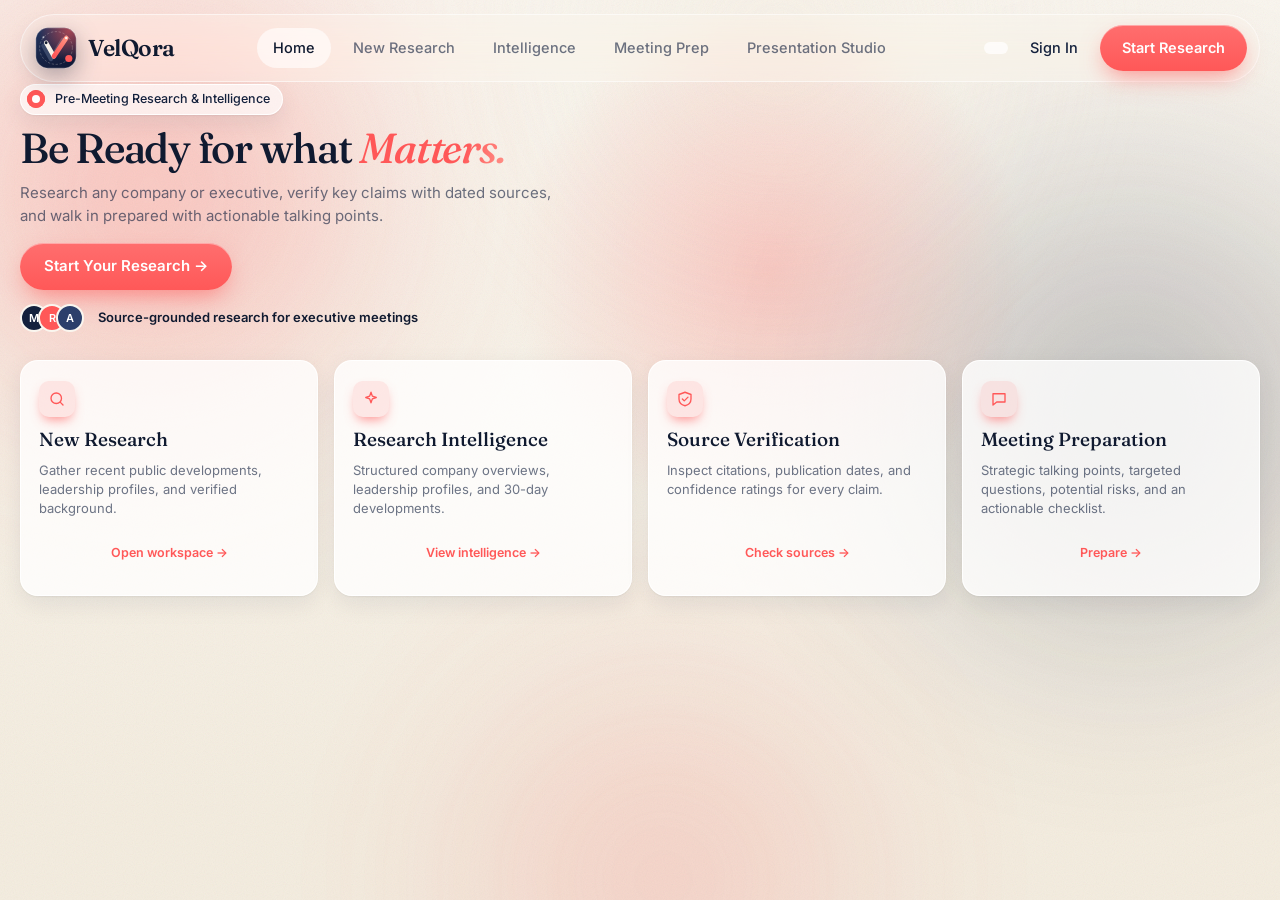
<file: frontend/pages/index.html>
<!DOCTYPE html>
<html lang="en">
<head>
<meta charset="UTF-8">
<meta name="viewport" content="width=device-width, initial-scale=1">
<title>VelQora — Be Ready for What Matters</title>
<meta name="description" content="Pre-meeting research and intelligence: company insights, leadership profiles, and verified developments for every important discussion.">
<link rel="icon" href="data:image/svg+xml,%3Csvg xmlns='http://www.w3.org/2000/svg' viewBox='0 0 40 40'%3E%3Crect width='40' height='40' rx='11' fill='%23182444'/%3E%3Cpath d='M10.6 15 18 28' stroke='%23F4EDE0' stroke-width='4.2' stroke-linecap='round'/%3E%3Cpath d='M18 28 29.8 10.5' stroke='%23FF5858' stroke-width='4.4' stroke-linecap='round'/%3E%3Ccircle cx='32.2' cy='30' r='2' fill='%23FF5858'/%3E%3C/svg%3E">
<link rel="preconnect" href="https://fonts.googleapis.com">
<link rel="preconnect" href="https://fonts.gstatic.com" crossorigin>
<link href="https://fonts.googleapis.com/css2?family=Fraunces:opsz,wght@9..144,400;9..144,500;9..144,600&family=Inter:wght@400;500;600&display=swap" rel="stylesheet">
<link rel="stylesheet" href="../assets/css/variables.css">
<link rel="stylesheet" href="../assets/css/global.css">
<link rel="stylesheet" href="../assets/css/animations.css">
<link rel="stylesheet" href="../assets/css/components.css">
<link rel="stylesheet" href="../assets/css/dashboard.css">
<link rel="stylesheet" href="../assets/css/responsive.css">
</head>
<body>
<div class="sbar" id="sbar"></div>
<div class="sky"><div class="cloud c1"></div><div class="cloud c2"></div><div class="cloud c3"></div><div class="cloud c4"></div></div>
<div class="spot" id="spot"></div>
<div class="grain"></div>
<header class="nav" id="nav"></header>
<main id="home">
  <section class="hero hero-compact">
    <div>
      <div class="eyebrow rise" style="animation-delay:.1s"><span class="dot"></span>Pre-Meeting Research &amp; Intelligence</div>
      <h1 aria-label="Be ready for what matters.">
        <span class="line"><span class="w" style="animation-delay:.2s">Be Ready for what</span> <span class="w" style="animation-delay:.32s"><em>Matters.</em></span></span>
      </h1>
      <p class="lead rise" style="animation-delay:.5s">Research any company or executive, verify key claims with dated sources, and walk in prepared with actionable talking points.</p>
      <div class="cta rise" style="animation-delay:.65s">
        <a href="research.html" class="btn btn-coral mag" id="startResearchCta">Start Your Research →</a>
      </div>
      <div class="trust rise" style="animation-delay:.8s">
        <div class="avatars"><span>M</span><span>R</span><span>A</span></div>
        <span><strong>Source-grounded research for executive meetings</strong></span>
      </div>
    </div>
  </section>

  <section class="dash-grid" aria-label="Product areas">
    <a class="feat-card io" href="research.html" id="featResearch">
      <span class="ico"><svg viewBox="0 0 24 24"><circle cx="11" cy="11" r="7"/><path d="m20 20-3.5-3.5"/></svg></span>
      <h3>New Research</h3>
      <p>Gather recent public developments, leadership profiles, and verified background.</p>
      <span class="go">Open workspace →</span>
    </a>
    <a class="feat-card io" href="intelligence.html" id="featIntel">
      <span class="ico"><svg viewBox="0 0 24 24"><path d="M12 3l1.8 5.2L19 10l-5.2 1.8L12 17l-1.8-5.2L5 10l5.2-1.8z"/></svg></span>
      <h3>Research Intelligence</h3>
      <p>Structured company overviews, leadership profiles, and 30-day developments.</p>
      <span class="go">View intelligence →</span>
    </a>
    <a class="feat-card io" href="intelligence.html#verification" id="featVerify">
      <span class="ico"><svg viewBox="0 0 24 24"><path d="M12 3l8 3v6c0 4.5-3.2 7.8-8 9-4.8-1.2-8-4.5-8-9V6l8-3zM8.5 12l2.5 2.5L16 9.5"/></svg></span>
      <h3>Source Verification</h3>
      <p>Inspect citations, publication dates, and confidence ratings for every claim.</p>
      <span class="go">Check sources →</span>
    </a>
    <a class="feat-card io" href="meeting.html" id="featMeeting">
      <span class="ico"><svg viewBox="0 0 24 24"><path d="M4 5h16v11H9l-5 4z"/></svg></span>
      <h3>Meeting Preparation</h3>
      <p>Strategic talking points, targeted questions, potential risks, and an actionable checklist.</p>
      <span class="go">Prepare →</span>
    </a>
  </section>
</main>
<script src="../assets/js/app.js"></script>
<script src="../assets/js/api.js"></script>
<script src="../assets/js/context.js"></script>
<script src="../assets/js/nav.js"></script>
<script src="../assets/js/auth.js"></script>
</body>
</html>
</file>
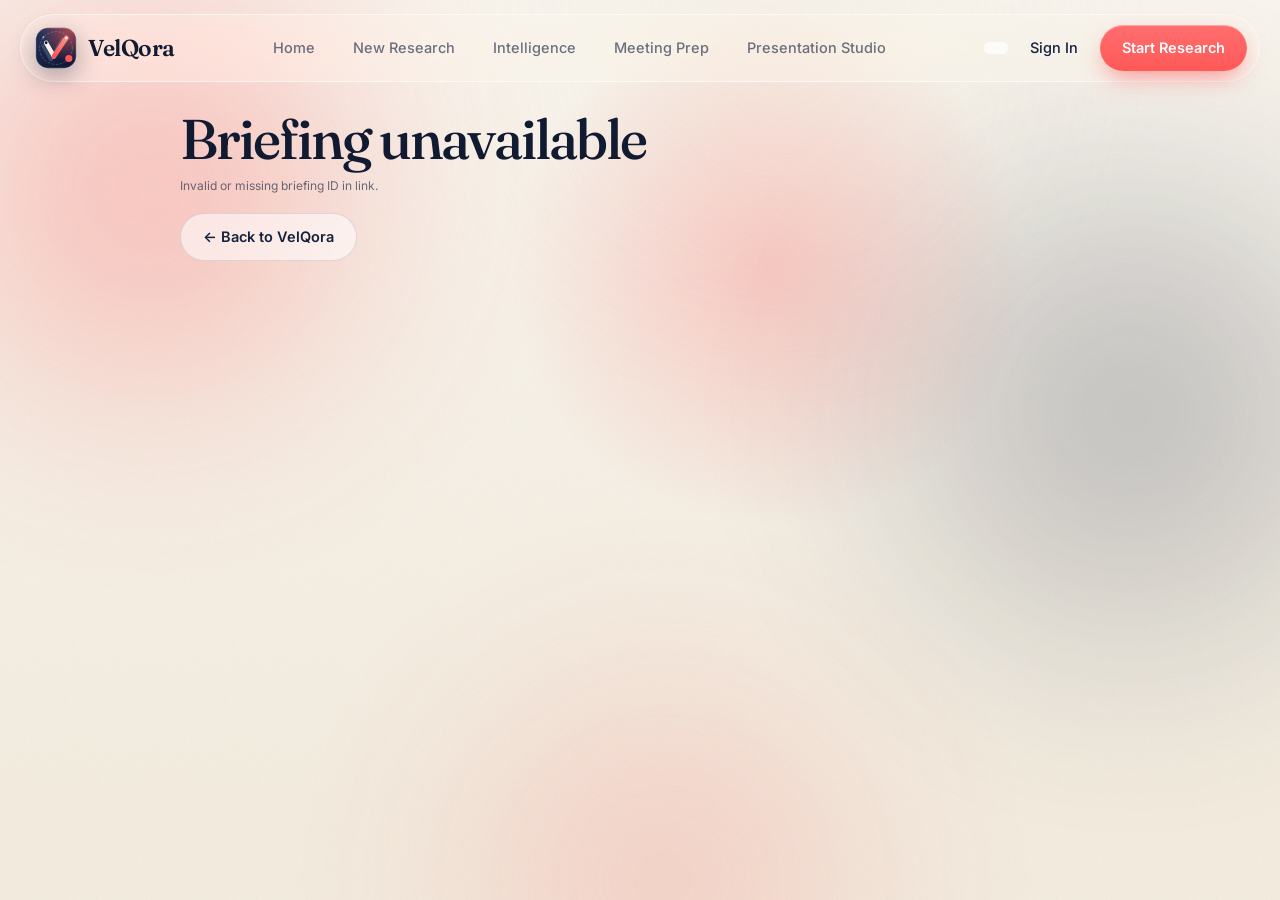
<file: frontend/pages/briefing.html>
<!DOCTYPE html>
<html lang="en">
<head>
<meta charset="UTF-8">
<meta name="viewport" content="width=device-width, initial-scale=1">
<title>Briefing — VelQora</title>
<meta name="description" content="Your VelQora pre-meeting briefing.">
<link rel="icon" href="data:image/svg+xml,%3Csvg xmlns='http://www.w3.org/2000/svg' viewBox='0 0 40 40'%3E%3Crect width='40' height='40' rx='11' fill='%23182444'/%3E%3Cpath d='M10.6 15 18 28' stroke='%23F4EDE0' stroke-width='4.2' stroke-linecap='round'/%3E%3Cpath d='M18 28 29.8 10.5' stroke='%23FF5858' stroke-width='4.4' stroke-linecap='round'/%3E%3Ccircle cx='32.2' cy='30' r='2' fill='%23FF5858'/%3E%3C/svg%3E">
<link rel="preconnect" href="https://fonts.googleapis.com">
<link rel="preconnect" href="https://fonts.gstatic.com" crossorigin>
<link href="https://fonts.googleapis.com/css2?family=Fraunces:opsz,wght@9..144,400;9..144,500;9..144,600&family=Inter:wght@400;500;600&display=swap" rel="stylesheet">
<link rel="stylesheet" href="../assets/css/variables.css">
<link rel="stylesheet" href="../assets/css/global.css">
<link rel="stylesheet" href="../assets/css/animations.css">
<link rel="stylesheet" href="../assets/css/components.css">
<link rel="stylesheet" href="../assets/css/responsive.css">
</head>
<body>
<div class="sbar" id="sbar"></div>
<div class="sky"><div class="cloud c1"></div><div class="cloud c2"></div><div class="cloud c3"></div><div class="cloud c4"></div></div>
<div class="spot" id="spot"></div>
<div class="grain"></div>
<header class="nav" id="nav"></header>
<main class="brief-page" id="briefRoot"><noscript>JavaScript is required to display the briefing.</noscript></main>
<script src="../assets/js/app.js"></script>
<script src="../assets/js/api.js"></script>
<script src="../assets/js/context.js"></script>
<script src="../assets/js/nav.js"></script>
<script src="../assets/js/auth.js"></script>
<script src="../assets/js/briefing.js"></script>
</body>
</html>
</file>
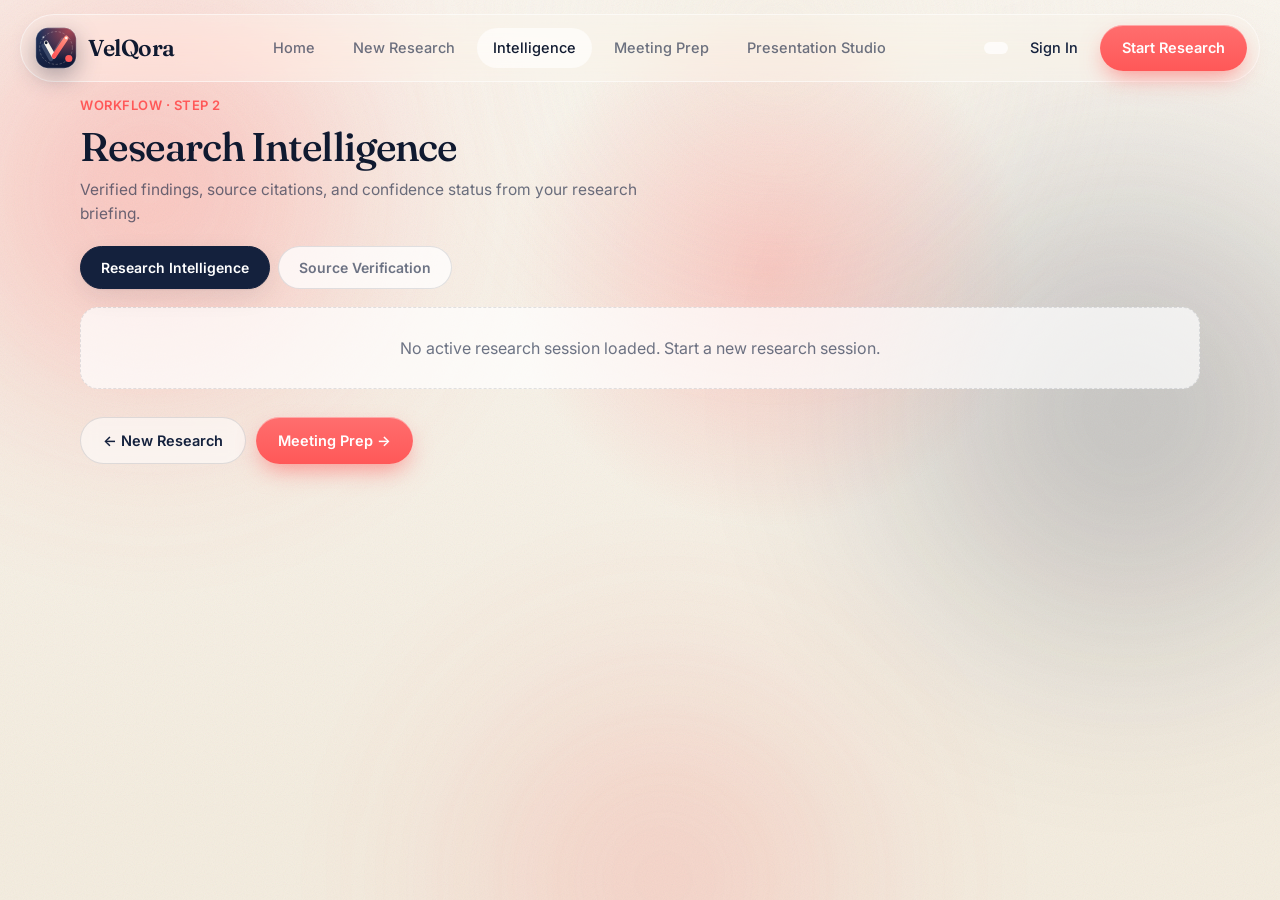
<file: frontend/pages/intelligence.html>
<!DOCTYPE html>
<html lang="en">
<head>
<meta charset="UTF-8">
<meta name="viewport" content="width=device-width, initial-scale=1">
<title>Research Intelligence — VelQora</title>
<link rel="icon" href="data:image/svg+xml,%3Csvg xmlns='http://www.w3.org/2000/svg' viewBox='0 0 40 40'%3E%3Crect width='40' height='40' rx='11' fill='%23182444'/%3E%3Cpath d='M10.6 15 18 28' stroke='%23F4EDE0' stroke-width='4.2' stroke-linecap='round'/%3E%3Cpath d='M18 28 29.8 10.5' stroke='%23FF5858' stroke-width='4.4' stroke-linecap='round'/%3E%3Ccircle cx='32.2' cy='30' r='2' fill='%23FF5858'/%3E%3C/svg%3E">
<link rel="preconnect" href="https://fonts.googleapis.com">
<link rel="preconnect" href="https://fonts.gstatic.com" crossorigin>
<link href="https://fonts.googleapis.com/css2?family=Fraunces:opsz,wght@9..144,400;9..144,500;9..144,600&family=Inter:wght@400;500;600&display=swap" rel="stylesheet">
<link rel="stylesheet" href="../assets/css/variables.css">
<link rel="stylesheet" href="../assets/css/global.css">
<link rel="stylesheet" href="../assets/css/animations.css">
<link rel="stylesheet" href="../assets/css/components.css">
<link rel="stylesheet" href="../assets/css/intelligence.css">
<link rel="stylesheet" href="../assets/css/responsive.css">
</head>
<body>
<div class="sbar" id="sbar"></div>
<div class="sky"><div class="cloud c1"></div><div class="cloud c2"></div><div class="cloud c3"></div><div class="cloud c4"></div></div>
<div class="spot" id="spot"></div>
<div class="grain"></div>
<header class="nav" id="nav"></header>
<main class="app-main">
  <div class="page-wrap">
    <p class="page-kicker">Workflow · Step 2</p>
    <h1 class="page-title" id="intelTitle">Research Intelligence</h1>
    <p class="page-lead" id="intelLead">Verified findings, source citations, and confidence status from your research briefing.</p>
    <div class="intel-tabs" role="tablist">
      <button type="button" id="tabIntel" role="tab" aria-selected="true" aria-controls="panelIntel">Research Intelligence</button>
      <button type="button" id="tabVerify" role="tab" aria-selected="false" aria-controls="panelVerify">Source Verification</button>
    </div>
    <div id="panelIntel" class="intel-panel" role="tabpanel"></div>
    <div id="panelVerify" class="intel-panel" role="tabpanel" hidden></div>
    <div class="flow-nav">
      <a class="btn btn-ghost" href="research.html">← New Research</a>
      <a class="btn btn-coral" id="toMeeting" href="meeting.html">Meeting Prep →</a>
    </div>
  </div>
</main>
<script src="../assets/js/app.js"></script>
<script src="../assets/js/api.js"></script>
<script src="../assets/js/context.js"></script>
<script src="../assets/js/nav.js"></script>
<script src="../assets/js/auth.js"></script>
<script src="../assets/js/intelligence.js"></script>
</body>
</html>
</file>
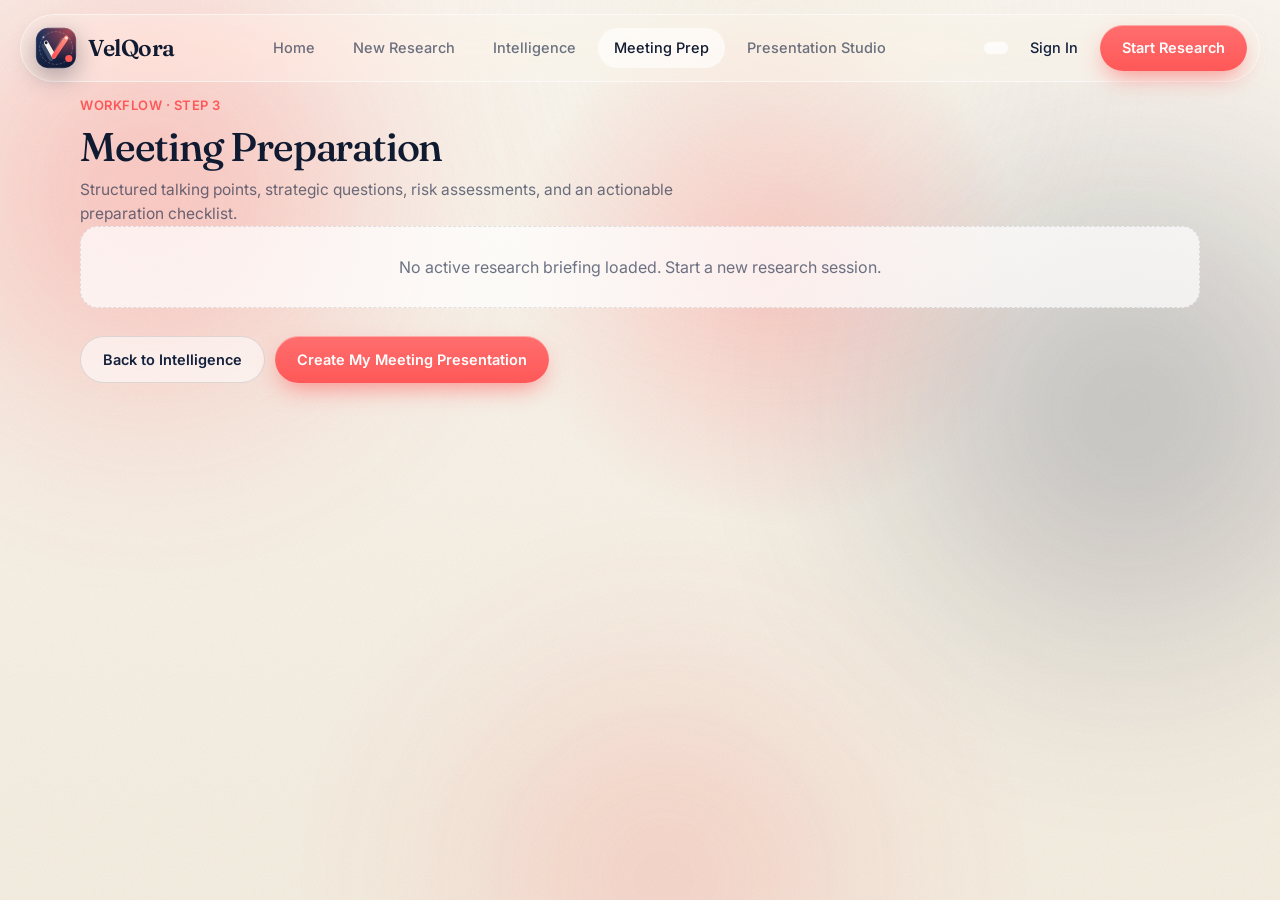
<file: frontend/pages/meeting.html>
<!DOCTYPE html>
<html lang="en">
<head>
<meta charset="UTF-8">
<meta name="viewport" content="width=device-width, initial-scale=1">
<title>Meeting Preparation — VelQora</title>
<link rel="icon" href="data:image/svg+xml,%3Csvg xmlns='http://www.w3.org/2000/svg' viewBox='0 0 40 40'%3E%3Crect width='40' height='40' rx='11' fill='%23182444'/%3E%3Cpath d='M10.6 15 18 28' stroke='%23F4EDE0' stroke-width='4.2' stroke-linecap='round'/%3E%3Cpath d='M18 28 29.8 10.5' stroke='%23FF5858' stroke-width='4.4' stroke-linecap='round'/%3E%3Ccircle cx='32.2' cy='30' r='2' fill='%23FF5858'/%3E%3C/svg%3E">
<link rel="preconnect" href="https://fonts.googleapis.com">
<link rel="preconnect" href="https://fonts.gstatic.com" crossorigin>
<link href="https://fonts.googleapis.com/css2?family=Fraunces:opsz,wght@9..144,400;9..144,500;9..144,600&family=Inter:wght@400;500;600&display=swap" rel="stylesheet">
<link rel="stylesheet" href="../assets/css/variables.css">
<link rel="stylesheet" href="../assets/css/global.css">
<link rel="stylesheet" href="../assets/css/animations.css">
<link rel="stylesheet" href="../assets/css/components.css">
<link rel="stylesheet" href="../assets/css/meeting.css">
<link rel="stylesheet" href="../assets/css/responsive.css">
</head>
<body>
<div class="sbar" id="sbar"></div>
<div class="sky"><div class="cloud c1"></div><div class="cloud c2"></div><div class="cloud c3"></div><div class="cloud c4"></div></div>
<div class="spot" id="spot"></div>
<div class="grain"></div>
<header class="nav" id="nav"></header>
<main class="app-main">
  <div class="page-wrap">
    <p class="page-kicker">Workflow · Step 3</p>
    <h1 class="page-title">Meeting Preparation</h1>
    <p class="page-lead">Structured talking points, strategic questions, risk assessments, and an actionable preparation checklist.</p>
    <div id="meetRoot"></div>
    <div class="flow-nav">
      <a class="btn btn-ghost" id="backIntel" href="intelligence.html">Back to Intelligence</a>
      <a class="btn btn-coral" id="toStudio" href="studio.html">Create My Meeting Presentation</a>
    </div>
  </div>
</main>
<script src="../assets/js/app.js"></script>
<script src="../assets/js/api.js"></script>
<script src="../assets/js/context.js"></script>
<script src="../assets/js/nav.js"></script>
<script src="../assets/js/auth.js"></script>
<script src="../assets/js/meeting.js"></script>
</body>
</html>
</file>
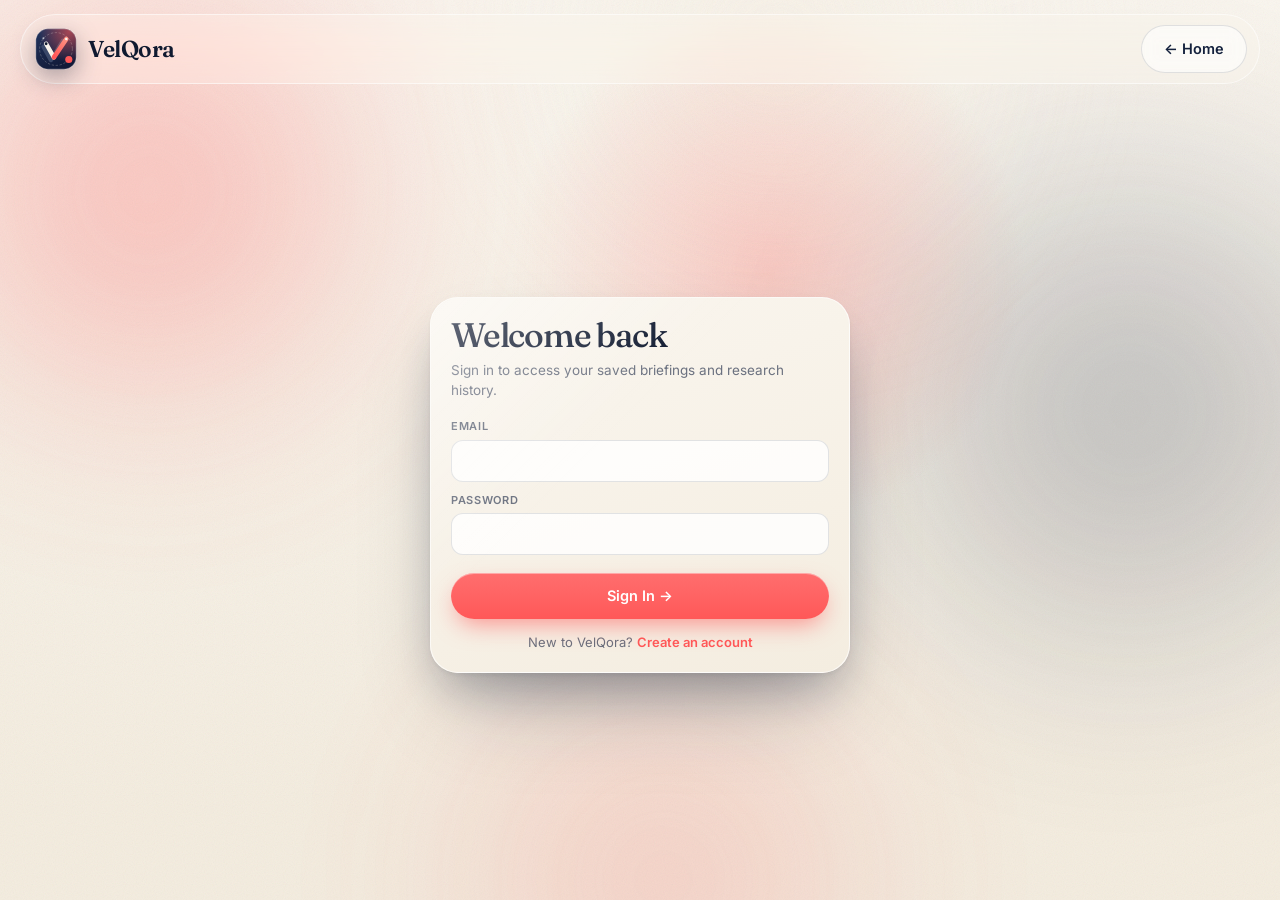
<file: frontend/pages/signin.html>
<!DOCTYPE html>
<html lang="en">
<head>
<meta charset="UTF-8">
<meta name="viewport" content="width=device-width, initial-scale=1">
<title>Sign in — VelQora</title>
<meta name="description" content="Sign in to your VelQora account to access saved briefings and research history.">
<link rel="icon" href="data:image/svg+xml,%3Csvg xmlns='http://www.w3.org/2000/svg' viewBox='0 0 40 40'%3E%3Crect width='40' height='40' rx='11' fill='%23182444'/%3E%3Cpath d='M10.6 15 18 28' stroke='%23F4EDE0' stroke-width='4.2' stroke-linecap='round'/%3E%3Cpath d='M18 28 29.8 10.5' stroke='%23FF5858' stroke-width='4.4' stroke-linecap='round'/%3E%3Ccircle cx='32.2' cy='30' r='2' fill='%23FF5858'/%3E%3C/svg%3E">
<link rel="preconnect" href="https://fonts.googleapis.com">
<link rel="preconnect" href="https://fonts.gstatic.com" crossorigin>
<link href="https://fonts.googleapis.com/css2?family=Fraunces:opsz,wght@9..144,400;9..144,500;9..144,600&family=Inter:wght@400;500;600&display=swap" rel="stylesheet">
<link rel="stylesheet" href="../assets/css/variables.css">
<link rel="stylesheet" href="../assets/css/global.css">
<link rel="stylesheet" href="../assets/css/animations.css">
<link rel="stylesheet" href="../assets/css/components.css">
<link rel="stylesheet" href="../assets/css/responsive.css">
</head>
<body>
<div class="sbar" id="sbar"></div>
<div class="sky"><div class="cloud c1"></div><div class="cloud c2"></div><div class="cloud c3"></div><div class="cloud c4"></div></div>
<div class="spot" id="spot"></div>
<div class="grain"></div>
<header class="nav" id="nav">
  <a href="index.html" class="brand" aria-label="VelQora home">
    <svg class="logo" viewBox="0 0 40 40" aria-hidden="true">
      <defs>
        <linearGradient id="vqBg" x1="0" y1="0" x2=".55" y2="1"><stop offset="0" stop-color="#22355f"/><stop offset="1" stop-color="#111a38"/></linearGradient>
        <radialGradient id="vqGlow" cx=".82" cy=".08" r=".75"><stop offset="0" stop-color="#FF5858" stop-opacity=".6"/><stop offset="1" stop-color="#FF5858" stop-opacity="0"/></radialGradient>
        <linearGradient id="vqCoral" x1=".9" y1="0" x2=".2" y2="1"><stop offset="0" stop-color="#ff8f7f"/><stop offset="1" stop-color="#FF5858"/></linearGradient>
        <linearGradient id="vqCream" x1="0" y1="0" x2="1" y2="1"><stop offset="0" stop-color="#FAF6EF"/><stop offset="1" stop-color="#F4EDE0"/></linearGradient>
      </defs>
      <rect x=".8" y=".8" width="38.4" height="38.4" rx="11.5" fill="url(#vqBg)"/>
      <rect x=".8" y=".8" width="38.4" height="38.4" rx="11.5" fill="url(#vqGlow)"/>
      <rect x=".8" y=".8" width="38.4" height="38.4" rx="11.5" fill="none" stroke="#fff" stroke-opacity=".2" stroke-width="1.2"/>
      <circle class="ring" cx="20" cy="20" r="15.6" fill="none" stroke="#F4EDE0" stroke-opacity=".3" stroke-width=".75" stroke-dasharray="1.5 2.3" stroke-linecap="round"/>
      <path d="M8.2 17.8 15.2 30.4" stroke="#3e4c6d" stroke-width="4.4" stroke-linecap="round" fill="none" opacity=".9"/>
      <path d="M26.6 12.4 18.4 25.8" stroke="#fff" stroke-opacity=".16" stroke-width="4.4" stroke-linecap="round" fill="none"/>
      <path class="st a" pathLength="1" d="M10.6 15 18 28" stroke="url(#vqCream)" stroke-width="4.2" stroke-linecap="round" fill="none"/>
      <path class="st b" pathLength="1" d="M18 28 29.8 10.5" stroke="url(#vqCoral)" stroke-width="4.4" stroke-linecap="round" fill="none"/>
      <circle class="pop" style="animation-delay:.9s" cx="10.6" cy="15" r="1.35" fill="#101A30"/>
      <circle class="pop" style="animation-delay:1.1s" cx="29.8" cy="10.5" r="1.2" fill="#FAF6EF"/>
      <circle class="pop" style="animation-delay:1.2s" cx="8" cy="9.8" r=".9" fill="#b9bccb" opacity=".8"/>
      <circle class="halo2" cx="32.2" cy="30" r="3.4" fill="#FF5858" opacity=".28"/>
      <circle class="pop" style="animation-delay:1.3s" cx="32.2" cy="30" r="1.9" fill="#FF5858"/>
    </svg>
    VelQora
  </a>
  <div class="nav-r"><a href="index.html" class="btn btn-ghost" id="signinBackHome">← Home</a></div>
</header>
<main class="auth-wrap">
  <div class="card cream auth-card">
    <h1 id="authTitle">Welcome back</h1>
    <p class="sub" id="authSub">Sign in to access your saved briefings and research history.</p>
    <form id="authForm" novalidate>
      <div class="field" id="nameField" hidden><label for="aName">Name (optional)</label><input id="aName" type="text" maxlength="80" autocomplete="name"></div>
      <div class="field"><label for="aEmail">Email</label><input id="aEmail" type="email" maxlength="254" autocomplete="email"></div>
      <div class="field"><label for="aPass">Password</label><input id="aPass" type="password" maxlength="128" autocomplete="current-password"></div>
      <div class="vq-msg" id="authMsg" role="alert" hidden></div>
      <button class="btn btn-coral" id="authSubmit" type="submit">Sign In →</button>
    </form>
    <p class="switch"><span id="authSwitchText">New to VelQora? </span><button type="button" id="authToggle">Create an account</button></p>
  </div>
</main>
<script src="../assets/js/app.js"></script>
<script src="../assets/js/api.js"></script>
<script src="../assets/js/context.js"></script>
<script src="../assets/js/auth.js"></script>
</body>
</html>
</file>
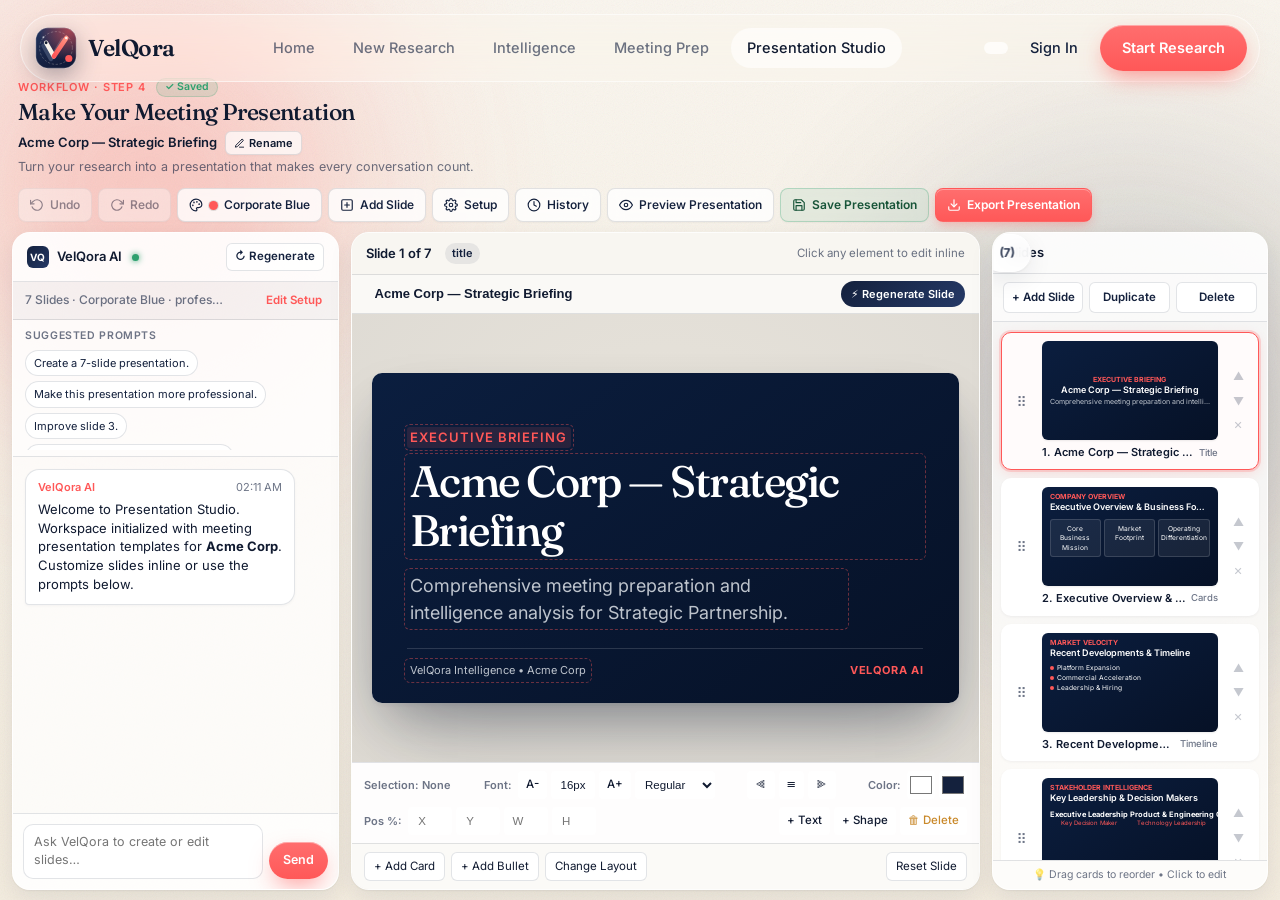
<file: frontend/pages/studio.html>
<!DOCTYPE html>
<html lang="en">
<head>
<meta charset="UTF-8">
<meta name="viewport" content="width=device-width, initial-scale=1">
<title>Presentation Studio — VelQora</title>
<link rel="icon" href="data:image/svg+xml,%3Csvg xmlns='http://www.w3.org/2000/svg' viewBox='0 0 40 40'%3E%3Crect width='40' height='40' rx='11' fill='%23182444'/%3E%3Cpath d='M10.6 15 18 28' stroke='%23F4EDE0' stroke-width='4.2' stroke-linecap='round'/%3E%3Cpath d='M18 28 29.8 10.5' stroke='%23FF5858' stroke-width='4.4' stroke-linecap='round'/%3E%3Ccircle cx='32.2' cy='30' r='2' fill='%23FF5858'/%3E%3C/svg%3E">
<link rel="preconnect" href="https://fonts.googleapis.com">
<link rel="preconnect" href="https://fonts.gstatic.com" crossorigin>
<link href="https://fonts.googleapis.com/css2?family=Fraunces:opsz,wght@9..144,400;9..144,500;9..144,600&family=Inter:wght@400;500;600;700&display=swap" rel="stylesheet">
<link rel="stylesheet" href="../assets/css/variables.css">
<link rel="stylesheet" href="../assets/css/global.css">
<link rel="stylesheet" href="../assets/css/animations.css">
<link rel="stylesheet" href="../assets/css/components.css">
<link rel="stylesheet" href="../assets/css/studio.css">
<link rel="stylesheet" href="../assets/css/responsive.css">
</head>
<body class="studio-page">
<div class="sbar" id="sbar"></div>
<div class="sky"><div class="cloud c1"></div><div class="cloud c2"></div></div>
<div class="grain"></div>
<header class="nav" id="nav"></header>

<main class="app-main">
  <!-- Studio Header & Action Toolbar -->
  <div class="studio-head">
    <div class="studio-head-left">
      <div class="studio-head-meta">
        <p class="page-kicker">Workflow · Step 4</p>
        <div class="status-badge-wrap">
          <span class="dirty-badge" id="dirtyFlag" hidden>● Unsaved changes</span>
          <span class="saved-badge" id="savedBadge">✓ Saved</span>
        </div>
      </div>
      <h1 class="page-title">Make Your Meeting Presentation</h1>
      <div class="pres-title-inline-wrap">
        <span class="pres-title-display" id="presTitleDisplay">Meeting Presentation</span>
        <button type="button" class="btn btn-ghost" id="renamePresBtn" title="Rename Presentation">
          <svg class="btn-icon" width="11" height="11" viewBox="0 0 24 24" fill="none" stroke="currentColor" stroke-width="2" stroke-linecap="round" stroke-linejoin="round" aria-hidden="true"><path d="M12 20h9"/><path d="M16.5 3.5a2.121 2.121 0 0 1 3 3L7 19l-4 1 1-4L16.5 3.5z"/></svg>
          <span>Rename</span>
        </button>
      </div>
      <p class="page-lead">Turn your research into a presentation that makes every conversation count.</p>
    </div>
    <div class="studio-actions">
      <!-- Row 1: Undo | Redo | Theme -->
      <button type="button" class="btn btn-ghost btn-toolbar-action" id="undoBtn" disabled title="Undo (Ctrl+Z)">
        <svg class="btn-icon" width="14" height="14" viewBox="0 0 24 24" fill="none" stroke="currentColor" stroke-width="2" stroke-linecap="round" stroke-linejoin="round" aria-hidden="true"><polyline points="1 4 1 10 7 10"/><path d="M3.51 15a9 9 0 1 0 2.13-9.36L1 10"/></svg>
        <span>Undo</span>
      </button>
      <button type="button" class="btn btn-ghost btn-toolbar-action" id="redoBtn" disabled title="Redo (Ctrl+Y)">
        <svg class="btn-icon" width="14" height="14" viewBox="0 0 24 24" fill="none" stroke="currentColor" stroke-width="2" stroke-linecap="round" stroke-linejoin="round" aria-hidden="true"><polyline points="23 4 23 10 17 10"/><path d="M20.49 15a9 9 0 1 1-2.12-9.36L23 10"/></svg>
        <span>Redo</span>
      </button>
      <button type="button" class="btn btn-ghost btn-toolbar-action" id="themeBtn" title="Select Design Theme">
        <svg class="btn-icon" width="14" height="14" viewBox="0 0 24 24" fill="none" stroke="currentColor" stroke-width="2" stroke-linecap="round" stroke-linejoin="round" aria-hidden="true"><circle cx="13.5" cy="6.5" r=".5" fill="currentColor"/><circle cx="17.5" cy="10.5" r=".5" fill="currentColor"/><circle cx="8.5" cy="7.5" r=".5" fill="currentColor"/><circle cx="6.5" cy="12.5" r=".5" fill="currentColor"/><path d="M12 2C6.5 2 2 6.5 2 12s4.5 10 10 10c.926 0 1.648-.746 1.648-1.688 0-.437-.18-.835-.437-1.125-.29-.289-.438-.652-.438-1.125a1.64 1.64 0 0 1 1.668-1.668h1.996c3.051 0 5.563-2.512 5.563-5.563C22 6.5 17.5 2 12 2z"/></svg>
        <span class="theme-dot" id="themeDot"></span>
        <span class="btn-label-text" id="themeBtnLabel">Theme</span>
      </button>

      <!-- Row 2: Add Slide | Setup | History -->
      <button type="button" class="btn btn-ghost btn-toolbar-action" id="addSlideBtn" title="Add New Slide">
        <svg class="btn-icon" width="14" height="14" viewBox="0 0 24 24" fill="none" stroke="currentColor" stroke-width="2" stroke-linecap="round" stroke-linejoin="round" aria-hidden="true"><rect x="3" y="3" width="18" height="18" rx="2" ry="2"/><line x1="12" y1="8" x2="12" y2="16"/><line x1="8" y1="12" x2="16" y2="12"/></svg>
        <span>Add Slide</span>
      </button>
      <button type="button" class="btn btn-ghost btn-toolbar-action" id="configBtn" title="Presentation Setup">
        <svg class="btn-icon" width="14" height="14" viewBox="0 0 24 24" fill="none" stroke="currentColor" stroke-width="2" stroke-linecap="round" stroke-linejoin="round" aria-hidden="true"><circle cx="12" cy="12" r="3"/><path d="M19.4 15a1.65 1.65 0 0 0 .33 1.82l.06.06a2 2 0 0 1 0 2.83 2 2 0 0 1-2.83 0l-.06-.06a1.65 1.65 0 0 0-1.82-.33 1.65 1.65 0 0 0-1 1.51V21a2 2 0 0 1-2 2 2 2 0 0 1-2-2v-.09A1.65 1.65 0 0 0 9 19.4a1.65 1.65 0 0 0-1.82.33l-.06.06a2 2 0 0 1-2.83 0 2 2 0 0 1 0-2.83l.06-.06a1.65 1.65 0 0 0 .33-1.82 1.65 1.65 0 0 0-1.51-1H3a2 2 0 0 1-2-2 2 2 0 0 1 2-2h.09A1.65 1.65 0 0 0 4.6 9a1.65 1.65 0 0 0-.33-1.82l-.06-.06a2 2 0 0 1 0-2.83 2 2 0 0 1 2.83 0l.06.06a1.65 1.65 0 0 0 1.82.33H9a1.65 1.65 0 0 0 1-1.51V3a2 2 0 0 1 2-2 2 2 0 0 1 2 2v.09a1.65 1.65 0 0 0 1 1.51 1.65 1.65 0 0 0 1.82-.33l.06-.06a2 2 0 0 1 2.83 0 2 2 0 0 1 0 2.83l-.06.06a1.65 1.65 0 0 0-.33 1.82V9a1.65 1.65 0 0 0 1.51 1H21a2 2 0 0 1 2 2 2 2 0 0 1-2 2h-.09a1.65 1.65 0 0 0-1.51 1z"/></svg>
        <span>Setup</span>
      </button>
      <button type="button" class="btn btn-ghost btn-toolbar-action" id="historyBtn" title="View Version History">
        <svg class="btn-icon" width="14" height="14" viewBox="0 0 24 24" fill="none" stroke="currentColor" stroke-width="2" stroke-linecap="round" stroke-linejoin="round" aria-hidden="true"><circle cx="12" cy="12" r="10"/><polyline points="12 6 12 12 16 14"/></svg>
        <span>History</span>
      </button>

      <!-- Row 3: Preview | Save | Export PPTX -->
      <button type="button" class="btn btn-ghost btn-toolbar-action" id="previewBtn" title="Preview Presentation (Full Screen)">
        <svg class="btn-icon" width="14" height="14" viewBox="0 0 24 24" fill="none" stroke="currentColor" stroke-width="2" stroke-linecap="round" stroke-linejoin="round" aria-hidden="true"><path d="M1 12s4-8 11-8 11 8 11 8-4 8-11 8-11-8-11-8z"/><circle cx="12" cy="12" r="3"/></svg>
        <span class="btn-label-desktop">Preview Presentation</span>
        <span class="btn-label-mobile">Preview</span>
      </button>
      <button type="button" class="btn btn-ghost btn-toolbar-action btn-save-action" id="saveBtn" title="Save Presentation">
        <svg class="btn-icon" width="14" height="14" viewBox="0 0 24 24" fill="none" stroke="currentColor" stroke-width="2" stroke-linecap="round" stroke-linejoin="round" aria-hidden="true"><path d="M19 21H5a2 2 0 0 1-2-2V5a2 2 0 0 1 2-2h11l5 5v11a2 2 0 0 1-2 2z"/><polyline points="17 21 17 13 7 13 7 21"/><polyline points="7 3 7 8 15 8"/></svg>
        <span class="btn-label-desktop">Save Presentation</span>
        <span class="btn-label-mobile">Save</span>
      </button>
      <button type="button" class="btn btn-coral btn-toolbar-action btn-export-action" id="exportBtn" title="Export Presentation">
        <svg class="btn-icon" width="14" height="14" viewBox="0 0 24 24" fill="none" stroke="currentColor" stroke-width="2" stroke-linecap="round" stroke-linejoin="round" aria-hidden="true"><path d="M21 15v4a2 2 0 0 1-2 2H5a2 2 0 0 1-2-2v-4"/><polyline points="7 10 12 15 17 10"/><line x1="12" y1="15" x2="12" y2="3"/></svg>
        <span class="btn-label-desktop">Export Presentation</span>
        <span class="btn-label-mobile">Export PPTX</span>
      </button>
    </div>
  </div>

  <!-- Mobile View Switcher Tabs -->
  <div class="studio-tabs" role="tablist">
    <button type="button" class="tab-btn on" data-panel="chatPanel">
      <svg class="tab-icon" width="13" height="13" viewBox="0 0 24 24" fill="none" stroke="currentColor" stroke-width="2" stroke-linecap="round" stroke-linejoin="round" aria-hidden="true"><path d="m12 3-1.912 5.813a2 2 0 0 1-1.275 1.275L3 12l5.813 1.912a2 2 0 0 1 1.275 1.275L12 21l1.912-5.813a2 2 0 0 1 1.275-1.275L21 12l-5.813-1.912a2 2 0 0 1-1.275-1.275L12 3Z"/><path d="M5 3v4"/><path d="M3 5h4"/><path d="M19 17v4"/><path d="M17 19h4"/></svg>
      <span>AI Chat</span>
    </button>
    <button type="button" class="tab-btn" data-panel="editorPanel">
      <svg class="tab-icon" width="13" height="13" viewBox="0 0 24 24" fill="none" stroke="currentColor" stroke-width="2" stroke-linecap="round" stroke-linejoin="round" aria-hidden="true"><line x1="4" y1="21" x2="4" y2="14"/><line x1="4" y1="10" x2="4" y2="3"/><line x1="12" y1="21" x2="12" y2="12"/><line x1="12" y1="8" x2="12" y2="3"/><line x1="20" y1="21" x2="20" y2="16"/><line x1="20" y1="12" x2="20" y2="3"/><line x1="1" y1="14" x2="7" y2="14"/><line x1="9" y1="8" x2="15" y2="8"/><line x1="17" y1="16" x2="23" y2="16"/></svg>
      <span>Slide Editor</span>
    </button>
    <button type="button" class="tab-btn" data-panel="navPanel">
      <svg class="tab-icon" width="13" height="13" viewBox="0 0 24 24" fill="none" stroke="currentColor" stroke-width="2" stroke-linecap="round" stroke-linejoin="round" aria-hidden="true"><polygon points="12 2 2 7 12 12 22 7 12 2"/><polyline points="2 17 12 22 22 17"/><polyline points="2 12 12 17 22 12"/></svg>
      <span>Slides (<span id="mobileSlideCount">7</span>)</span>
    </button>
  </div>

  <!-- Three-Panel Interactive Workspace -->
  <div class="studio-shell">
    
    <!-- LEFT PANEL: AI Chat Assistant (~25-30%) -->
    <aside class="studio-panel show" id="chatPanel">
      <div class="panel-h">
        <div class="panel-h-title">
          <div class="ai-avatar-badge">VQ</div>
          <span>VelQora AI</span>
          <span class="ai-status-indicator" title="AI Assistant Ready"></span>
        </div>
        <button type="button" class="icon-btn" id="regenBtn" title="Regenerate last response">↻ Regenerate</button>
      </div>

      <!-- Quick Deck Setup Strip -->
      <div class="chat-config-strip">
        <span class="deck-chip-text" id="deckSummaryChip">7 Slides · Executive Navy</span>
        <button type="button" class="link-btn" id="openConfigFromChat">Edit Setup</button>
      </div>

      <!-- Suggested Prompts Row -->
      <div class="prompt-suggestions-wrap">
        <span class="prompt-label">Suggested Prompts</span>
        <div class="prompts-grid" id="promptRow"></div>
      </div>

      <!-- Conversation History -->
      <div class="chat-log" id="chatLog" aria-live="polite"></div>

      <!-- Loading / Typing Indicator -->
      <div class="typing-indicator" id="chatTyping">
        <div class="typing-dots">
          <span></span><span></span><span></span>
        </div>
        <span>Generating slide presentation...</span>
      </div>

      <!-- Message Input Form -->
      <form class="chat-form" id="chatForm">
        <label class="sr-only" for="chatInput">Message</label>
        <textarea id="chatInput" maxlength="4000" placeholder="Ask VelQora to create or edit slides…"></textarea>
        <button class="btn btn-coral" type="submit" id="sendBtn">Send</button>
      </form>
    </aside>

    <!-- CENTER PANEL: Slide Editor (~45-50%) -->
    <section class="studio-panel" id="editorPanel">
      <div class="panel-h">
        <div class="panel-h-title">
          <span id="slideLabel">Slide 1 of 7</span>
          <span class="badge-layout" id="layoutPill">Title</span>
        </div>
        <span id="selHint" class="sel-hint">Click any element to edit inline</span>
      </div>

      <div class="slide-title-bar">
        <label for="slideTitleInput" class="sr-only">Slide Title</label>
        <input type="text" id="slideTitleInput" placeholder="Slide Title" maxlength="120" title="Click to rename slide">
        <button type="button" class="btn-ai-regen" id="aiRegenSlideBtn" title="Regenerate this slide using verified research">⚡ Regenerate Slide</button>
      </div>

      <div class="canvas-wrap">
        <div class="slide-canvas-container" id="slideCanvasContainer">
          <div class="slide-canvas" id="slideCanvas" role="region" aria-label="Selected slide canvas"></div>
        </div>
      </div>

      <!-- Advanced Inspector Controls Dock -->
      <div class="inspector-dock" id="inspectorBar">
        <div class="inspector-group">
          <span class="inspector-label" id="inspectorFieldLabel">Selection: None</span>
        </div>
        <div class="inspector-group">
          <span class="inspector-label">Font:</span>
          <button type="button" class="inspector-btn" id="elSizeDownBtn" title="Decrease font size">A-</button>
          <input type="text" id="elSize" class="inspector-input num-sm" value="16px" title="Font size (e.g. 16px)">
          <button type="button" class="inspector-btn" id="elSizeUpBtn" title="Increase font size">A+</button>
          <select id="elWeight" class="inspector-input" title="Font weight">
            <option value="400">Regular</option>
            <option value="500">Medium</option>
            <option value="600">Semibold</option>
            <option value="700">Bold</option>
          </select>
        </div>
        <div class="inspector-group">
          <button type="button" class="inspector-btn" id="elAlignLeft" title="Align Left">⫷</button>
          <button type="button" class="inspector-btn" id="elAlignCenter" title="Align Center">≡</button>
          <button type="button" class="inspector-btn" id="elAlignRight" title="Align Right">⫸</button>
        </div>
        <div class="inspector-group">
          <span class="inspector-label">Color:</span>
          <input type="color" id="elColor" class="inspector-input color-picker" value="#ffffff" title="Text Color">
          <input type="color" id="elBg" class="inspector-input color-picker" value="#14213d" title="Background Fill">
        </div>
        <div class="inspector-group">
          <span class="inspector-label">Pos %:</span>
          <input type="number" id="elPosX" class="inspector-input num-sm" placeholder="X" min="0" max="100" title="Left %">
          <input type="number" id="elPosY" class="inspector-input num-sm" placeholder="Y" min="0" max="100" title="Top %">
          <input type="number" id="elWidth" class="inspector-input num-sm" placeholder="W" min="5" max="100" title="Width %">
          <input type="number" id="elHeight" class="inspector-input num-sm" placeholder="H" min="5" max="100" title="Height %">
        </div>
        <div class="inspector-group">
          <button type="button" class="inspector-btn" id="addTextBtn" title="Add floating text box">+ Text</button>
          <button type="button" class="inspector-btn" id="addShapeBtn" title="Add shape">+ Shape</button>
          <button type="button" class="inspector-btn danger" id="delElBtn" title="Delete selected element">🗑 Delete</button>
        </div>
      </div>

      <!-- Quick Editor Formatting Bar -->
      <div class="editor-quick-bar" id="editorQuickBar">
        <div class="quick-bar-group">
          <button type="button" class="quick-bar-btn" id="quickAddCardBtn">+ Add Card</button>
          <button type="button" class="quick-bar-btn" id="quickAddBulletBtn">+ Add Bullet</button>
          <button type="button" class="quick-bar-btn" id="quickSwitchLayoutBtn">Change Layout</button>
        </div>
        <div class="quick-bar-group">
          <button type="button" class="quick-bar-btn" id="quickResetSlideBtn">Reset Slide</button>
        </div>
      </div>
    </section>

    <!-- RIGHT PANEL: Slide Navigator (~20-25%) -->
    <aside class="studio-panel" id="navPanel">
      <div class="panel-h">
        <div class="panel-h-title">
          <span>Slides</span>
          <span class="badge" id="slideCountLabel">(7)</span>
        </div>
      </div>

      <!-- Navigator Action Bar -->
      <div class="nav-tools-bar">
        <button type="button" id="navAddSlideBtn">+ Add Slide</button>
        <button type="button" id="navDupSlideBtn">Duplicate</button>
        <button type="button" id="navDelSlideBtn">Delete</button>
      </div>

      <!-- Vertical Thumbnails List -->
      <div class="thumb-list" id="thumbList" role="list"></div>

      <div class="nav-tip">
        <span>💡 Drag cards to reorder • Click to edit</span>
      </div>
    </aside>

  </div>
</main>

<!-- MODAL: Presentation Configuration Setup -->
<div class="modal-overlay" id="configModal" role="dialog" aria-modal="true" aria-labelledby="configModalTitle">
  <div class="modal-card">
    <div class="modal-card-header">
      <h2 id="configModalTitle">Presentation Setup</h2>
      <button type="button" class="modal-close-btn" id="closeConfigModalBtn" aria-label="Close setup modal">×</button>
    </div>
    <div class="modal-body">
      <div class="config-group">
        <label for="cfgPresTitle">Presentation Title</label>
        <input type="text" id="cfgPresTitle" placeholder="e.g. Acme Corp — Strategic Briefing" maxlength="120">
      </div>
      <div class="config-group">
        <label for="cfgSlideCount">Number of Slides</label>
        <select id="cfgSlideCount">
          <option value="5">5 slides (Executive Brief)</option>
          <option value="7" selected>7 slides (Standard Briefing — Recommended)</option>
          <option value="10">10 slides (Detailed Briefing)</option>
          <option value="12">12 slides (Extended Evaluation)</option>
        </select>
      </div>
      <div class="config-group">
        <label for="cfgAudience">Target Audience</label>
        <select id="cfgAudience">
          <option value="Executive Leadership" selected>Executive Leadership (C-Suite & VPs)</option>
          <option value="Potential Client">Potential Client & Commercial Decision Makers</option>
          <option value="Strategic Partner">Strategic Partner & Alliances</option>
          <option value="Investors & Board">Investors & Board of Directors</option>
          <option value="Technical Team">Technical & Engineering Leadership</option>
        </select>
      </div>
      <div class="config-group">
        <label for="cfgMeetingPurpose">Meeting Purpose</label>
        <input type="text" id="cfgMeetingPurpose" placeholder="e.g. Strategic Partnership Alignment" maxlength="120">
      </div>
      <div class="config-group">
        <label for="cfgTone">Tone of Voice</label>
        <select id="cfgTone">
          <option value="professional" selected>Professional & Authoritative</option>
          <option value="persuasive">Persuasive & High-Impact</option>
          <option value="collaborative">Conversational & Collaborative</option>
          <option value="technical">Technical & Data-Driven</option>
          <option value="analytical">Formal & Analytical</option>
        </select>
      </div>
      <div class="config-group">
        <label for="cfgTheme">Design Theme</label>
        <select id="cfgTheme">
          <option value="corporate_blue" selected>Corporate Blue (Royal Blue & Midnight Navy)</option>
          <option value="minimal_white">Minimal White (Crisp White & Slate)</option>
          <option value="dark_executive">Dark Executive (Obsidian & Coral)</option>
          <option value="modern_gradient">Modern Gradient (Twilight Violet & Magenta)</option>
          <option value="clean_business">Clean Business (Sophisticated Slate & Teal)</option>
          <option value="tech_innovation">Technology and Innovation (Cyber Slate & Cyan)</option>
        </select>
      </div>
      <div class="config-group">
        <label for="cfgDetail">Level of Detail</label>
        <select id="cfgDetail">
          <option value="summary">Executive Summary (High-Level Takeaways)</option>
          <option value="balanced" selected>Balanced (Key Insights & Supporting Facts)</option>
          <option value="deep">Detailed (Expanded Citations & Source Analysis)</option>
        </select>
      </div>
      <div class="config-group">
        <label>Topics to Include</label>
        <div class="pills-checkbox-group">
          <label class="pill-check"><input type="checkbox" name="cfgTopics" value="overview" checked> Executive Overview</label>
          <label class="pill-check"><input type="checkbox" name="cfgTopics" value="leadership" checked> Key People & Leadership</label>
          <label class="pill-check"><input type="checkbox" name="cfgTopics" value="developments" checked> Recent Developments</label>
          <label class="pill-check"><input type="checkbox" name="cfgTopics" value="strategy" checked> Strategic Talking Points</label>
          <label class="pill-check"><input type="checkbox" name="cfgTopics" value="questions" checked> Key Questions & Risks</label>
          <label class="pill-check"><input type="checkbox" name="cfgTopics" value="next_steps" checked> Next Steps & Action Plan</label>
        </div>
      </div>
      <div class="config-group">
        <label>Topics to Exclude</label>
        <div class="pills-checkbox-group">
          <label class="pill-check"><input type="checkbox" name="cfgExclude" value="speculation" checked> Unverified Speculation</label>
          <label class="pill-check"><input type="checkbox" name="cfgExclude" value="raw_metrics"> Raw Unverified Metrics</label>
          <label class="pill-check"><input type="checkbox" name="cfgExclude" value="internal_ops"> Internal Operational Details</label>
        </div>
      </div>
    </div>
    <div class="modal-footer">
      <button type="button" class="btn btn-ghost" id="cancelConfigBtn">Cancel</button>
      <button type="button" class="btn btn-coral" id="applyConfigBtn">Apply & Rebuild Deck</button>
    </div>
  </div>
</div>

<!-- MODAL: Theme Selector -->
<div class="modal-overlay" id="themeModal" role="dialog" aria-modal="true" aria-labelledby="themeModalTitle">
  <div class="modal-card">
    <div class="modal-card-header">
      <h2 id="themeModalTitle">Select Presentation Theme</h2>
      <button type="button" class="modal-close-btn" id="closeThemeModalBtn" aria-label="Close theme modal">×</button>
    </div>
    <div class="modal-body">
      <div class="themes-grid" id="themesGrid"></div>
    </div>
  </div>
</div>

<!-- MODAL: Layout Picker -->
<div class="modal-overlay" id="layoutModal" role="dialog" aria-modal="true" aria-labelledby="layoutModalTitle">
  <div class="modal-card">
    <div class="modal-card-header">
      <h2 id="layoutModalTitle">Choose Slide Layout</h2>
      <button type="button" class="modal-close-btn" id="closeLayoutModalBtn" aria-label="Close layout modal">×</button>
    </div>
    <div class="modal-body">
      <div class="layouts-grid" id="layoutsGrid"></div>
    </div>
  </div>
</div>

<!-- MODAL: Fullscreen Presentation Preview Player -->
<div class="preview-modal" id="previewModal" role="dialog" aria-modal="true">
  <div class="preview-stage-wrap">
    <div id="previewStage"></div>
  </div>
  <div class="preview-controls">
    <button type="button" id="prevSlideBtn">◀ Prev</button>
    <span class="preview-counter" id="previewCounter">Slide 1 of 7</span>
    <button type="button" id="nextSlideBtn">Next ▶</button>
    <button type="button" id="closePreviewBtn">✕ Exit Preview</button>
  </div>
</div>

<!-- MODAL: Version History -->
<div class="modal-overlay" id="historyModal" role="dialog" aria-modal="true" aria-labelledby="historyModalTitle">
  <div class="modal-card">
    <div class="modal-card-header">
      <h2 id="historyModalTitle">Presentation Version History</h2>
      <button type="button" class="modal-close-btn" id="closeHistoryModalBtn" aria-label="Close history modal">×</button>
    </div>
    <div class="modal-body">
      <p style="font-size:12.5px;color:var(--ink-60);margin-bottom:12px;">
        Review snapshots or restore an earlier version. An automatic backup is created before restoring.
      </p>
      <div style="display:flex;gap:8px;margin-bottom:14px;">
        <input type="text" id="snapshotSummaryInput" placeholder="Version notes (e.g. Pre-board review polish)..." style="flex:1;height:32px;padding:4px 8px;font-size:12px;border:1px solid var(--ink-16);border-radius:6px;">
        <button type="button" class="btn btn-ghost" id="createSnapshotBtn" style="height:32px;font-size:12px;">+ Save Snapshot</button>
      </div>
      <div class="version-list" id="versionList">
        <p style="font-size:12px;color:var(--ink-40);text-align:center;padding:16px;">Loading versions...</p>
      </div>
    </div>
  </div>
</div>

<!-- MODAL: Export Presentation Options -->
<div class="modal-overlay" id="exportModal" role="dialog" aria-modal="true" aria-labelledby="exportModalTitle">
  <div class="modal-card">
    <div class="modal-card-header">
      <h2 id="exportModalTitle">Export Presentation</h2>
      <button type="button" class="modal-close-btn" id="closeExportModalBtn" aria-label="Close export modal">×</button>
    </div>
    <div class="modal-body">
      <!-- Genuine Export Status / Progress Banner -->
      <div class="export-status-banner" id="exportStatusBanner" style="display:none;">
        <span class="export-spinner" id="exportSpinner"></span>
        <span id="exportStatusText">Preparing export...</span>
      </div>

      <div class="export-options-list">
        <!-- PowerPoint Option -->
        <div class="export-item highlighted-export">
          <div class="export-item-info">
            <h4 style="font-size:14px;color:var(--deep);font-weight:700;">PowerPoint (.pptx) Presentation</h4>
            <p style="margin-bottom:6px;">
              Standard 16:9 widescreen deck compatible with Microsoft PowerPoint, Apple Keynote, and Google Slides. All cards, text boxes, and speaker notes remain fully editable.
            </p>
            <div id="pptxExportDetails" style="font-size:11.5px;color:var(--ink-50);display:none;"></div>
          </div>
          <div style="display:flex;gap:8px;align-items:center;">
            <button type="button" class="btn btn-coral" id="genPptxBtn">Generate PowerPoint</button>
            <button type="button" class="btn btn-ghost" id="downloadPptxBtn" style="display:none;" title="Download the generated PPTX file">⬇ Download PPTX</button>
          </div>
        </div>

        <!-- PDF Print Option -->
        <div class="export-item">
          <div class="export-item-info">
            <h4>Print to PDF</h4>
            <p>High-resolution 16:9 landscape PDF generated using your browser's print engine.</p>
          </div>
          <button type="button" class="btn btn-ghost" id="exportPdfBtn">Print to PDF →</button>
        </div>

        <!-- JSON Option -->
        <div class="export-item">
          <div class="export-item-info">
            <h4>Export Presentation JSON</h4>
            <p>Download complete presentation state for offline backup or migration.</p>
          </div>
          <button type="button" class="btn btn-ghost" id="exportJsonBtn">Download JSON →</button>
        </div>

        <!-- Markdown Option -->
        <div class="export-item">
          <div class="export-item-info">
            <h4>Copy Markdown Outline</h4>
            <p>Copy slide titles, kickers, bullets, and speaker notes to clipboard.</p>
          </div>
          <button type="button" class="btn btn-ghost" id="exportMdBtn">Copy Outline →</button>
        </div>
      </div>
    </div>
  </div>
</div>

<!-- MODAL: Rename Presentation -->
<div class="modal-overlay" id="renameModal" role="dialog" aria-modal="true" aria-labelledby="renameModalTitle">
  <div class="modal-card" style="max-width:440px;">
    <div class="modal-card-header">
      <h2 id="renameModalTitle">Rename Presentation</h2>
      <button type="button" class="modal-close-btn" id="closeRenameModalBtn" aria-label="Close rename modal">×</button>
    </div>
    <div class="modal-body">
      <div class="config-group">
        <label for="renamePresInput">Presentation Title</label>
        <input type="text" id="renamePresInput" maxlength="120" placeholder="e.g. Acme Corp — Strategic Partnership">
      </div>
    </div>
    <div class="modal-footer">
      <button type="button" class="btn btn-ghost" id="cancelRenameBtn">Cancel</button>
      <button type="button" class="btn btn-coral" id="applyRenameBtn">Save Title</button>
    </div>
  </div>
</div>

<script src="../assets/js/app.js"></script>
<script src="../assets/js/api.js"></script>
<script src="../assets/js/context.js"></script>
<script src="../assets/js/nav.js"></script>
<script src="../assets/js/auth.js"></script>
<script src="../assets/js/presentation-state.js"></script>
<script src="../assets/js/slide-renderer.js"></script>
<script src="../assets/js/studio.js"></script>
</body>
</html>
</file>
<file: frontend/assets/css/variables.css>
/* VelQora design tokens — extracted unchanged from the original single-file frontend */
:root{
  --coral:#FF5858; --navy:#14213D; --cream:#F4EDE0; --soft:#FAF6EF; --deep:#101A30;
  --ink-60:rgba(20,33,61,.62); --ink-12:rgba(20,33,61,.12);
  --r-lg:28px; --r-md:18px; --r-sm:12px;
  --shadow-1:0 1px 2px rgba(16,26,48,.06),0 8px 24px rgba(16,26,48,.08);
  --shadow-3d:0 2px 4px rgba(16,26,48,.06),0 24px 48px -12px rgba(16,26,48,.28),0 48px 90px -30px rgba(16,26,48,.3);
  --serif:'Fraunces',Georgia,serif; --sans:'Inter',system-ui,sans-serif;
  --ease:cubic-bezier(.22,1,.36,1);
  --spring:cubic-bezier(.34,1.56,.64,1);
  --ok:#2ea06e; --warn:#c9892a; --bad:#c23a3a;
  --panel:rgba(255,255,255,.78);
}
</file>
<file: frontend/assets/css/global.css>
/* Global reset and base element rules */
*{box-sizing:border-box;margin:0;padding:0}
html{scroll-behavior:smooth;overflow-x:hidden}
body{font-family:var(--sans);color:var(--deep);background:var(--soft);overflow-x:hidden;-webkit-font-smoothing:antialiased;line-height:1.5}
a{color:inherit;text-decoration:none}
button{font:inherit;cursor:pointer;border:0;background:none;color:inherit}
[id]{scroll-margin-top:100px}
:focus-visible{outline:2px solid var(--coral);outline-offset:3px}
.app-main{padding:96px 0 64px}
.page-wrap{width:min(1120px,calc(100% - 36px));margin:0 auto}
.page-kicker{font-size:13px;font-weight:600;color:var(--coral);letter-spacing:.04em;text-transform:uppercase;margin-bottom:8px}
.page-title{font-family:var(--serif);font-weight:500;font-size:clamp(28px,3.4vw,40px);letter-spacing:-.03em;line-height:1.15;color:var(--deep)}
.page-lead{margin-top:8px;max-width:620px;font-size:15.5px;color:var(--ink-60);line-height:1.55}
.flow-nav{display:flex;flex-wrap:wrap;gap:10px;margin-top:28px}
.user-chip{display:inline-flex;align-items:center;gap:8px;padding:6px 12px;border-radius:999px;background:rgba(255,255,255,.7);font-size:13px;font-weight:500;color:var(--navy)}
.user-chip b{width:24px;height:24px;border-radius:50%;background:var(--navy);color:#fff;display:grid;place-items:center;font-size:11px}
.empty-state{padding:28px;border-radius:var(--r-md);background:rgba(255,255,255,.7);border:1px dashed var(--ink-12);color:var(--ink-60);text-align:center}
.sr-only{position:absolute;width:1px;height:1px;padding:0;margin:-1px;overflow:hidden;clip:rect(0,0,0,0);white-space:nowrap;border:0}
.muted{color:var(--ink-60)}
.kind-ai{font-size:10.5px;font-weight:600;margin-left:6px;padding:2px 8px;border-radius:999px;background:rgba(20,33,61,.08);white-space:nowrap}
</file>
<file: frontend/assets/css/animations.css>
/* All @keyframes (unchanged) */
@keyframes drift1{to{transform:translate(160px,110px) scale(1.15)}}
@keyframes drift2{to{transform:translate(-140px,90px) scale(1.1)}}
@keyframes drift3{to{transform:translate(120px,-80px) scale(1.2)}}
@keyframes navIn{from{opacity:0;transform:translateX(-50%) translateY(-24px)}}
@keyframes spin{to{transform:rotate(360deg)}}
@keyframes draw{to{stroke-dashoffset:0}}
@keyframes pop{from{opacity:0;transform:scale(0)}to{opacity:1;transform:scale(1)}}
@keyframes beat{50%{transform:scale(1.5);opacity:.35}}
@keyframes ping{from{transform:scale(1);opacity:.8}to{transform:scale(2);opacity:0}}
@keyframes wordIn{to{transform:none;opacity:1;filter:blur(0)}}
@keyframes shine{from{background-position:120% 0}to{background-position:-120% 0}}
@keyframes rise{to{opacity:1;transform:none;filter:blur(0)}}
@keyframes pulse{to{transform:translateZ(-120px) scale(1.12);opacity:.8}}
@keyframes cardIn{from{opacity:0;transform:translateZ(calc(var(--z,0px) - 380px)) translateY(80px) rotateX(24deg) rotateZ(-3deg)}to{opacity:1;transform:translateZ(var(--z,0))}}
@keyframes floaty{from{transform:translateY(-8px) rotateZ(-.4deg)}to{transform:translateY(10px) rotateZ(.4deg)}}
@keyframes blink{50%{opacity:0}}
@keyframes load{to{width:100%}}
@keyframes shim{from{background-position:200% 0}to{background-position:-200% 0}}
@keyframes dotpulse{0%{box-shadow:0 0 0 0 rgba(255,88,88,.5)}100%{box-shadow:0 0 0 9px rgba(255,88,88,0)}}
</file>
<file: frontend/assets/css/components.css>
/* Atmosphere, navbar, hero, 3D stage, cards, streaming states, lower strip (unchanged) */
/* ---------- Atmosphere ---------- */
.sky{position:fixed;inset:0;z-index:-3;overflow:hidden;background:linear-gradient(180deg,var(--soft),var(--cream) 90%)}
.cloud{position:absolute;border-radius:50%;filter:blur(90px);opacity:.75;will-change:transform}
.c1{width:620px;height:620px;left:-160px;top:-120px;background:radial-gradient(circle,rgba(255,88,88,.55),transparent 68%);animation:drift1 22s ease-in-out infinite alternate}
.c2{width:700px;height:700px;right:-200px;top:60px;background:radial-gradient(circle,rgba(20,33,61,.38),transparent 68%);animation:drift2 26s ease-in-out infinite alternate}
.c3{width:560px;height:560px;left:30%;bottom:-260px;background:radial-gradient(circle,rgba(255,88,88,.32),transparent 70%);animation:drift3 30s ease-in-out infinite alternate}
.c4{width:480px;height:480px;left:42%;top:-200px;background:radial-gradient(circle,rgba(244,237,224,1),transparent 70%);animation:drift2 18s ease-in-out infinite alternate-reverse}
.spot{position:fixed;left:0;top:0;width:560px;height:560px;border-radius:50%;pointer-events:none;z-index:-2;
  background:radial-gradient(circle,rgba(255,88,88,.26),rgba(255,88,88,0) 65%);
  transform:translate(var(--sx,60vw),var(--sy,30vh)) translate(-50%,-50%);transition:transform .35s ease-out}
.grain{position:fixed;inset:0;z-index:-1;pointer-events:none;opacity:.08;mix-blend-mode:multiply;
  background-image:url("data:image/svg+xml,%3Csvg xmlns='http://www.w3.org/2000/svg' width='160' height='160'%3E%3Cfilter id='n'%3E%3CfeTurbulence type='fractalNoise' baseFrequency='.9' numOctaves='2'/%3E%3C/filter%3E%3Crect width='100%25' height='100%25' filter='url(%23n)'/%3E%3C/svg%3E")}
.sbar{position:fixed;top:0;left:0;height:3px;width:100%;z-index:80;transform-origin:0 50%;transform:scaleX(var(--p,0));
  background:linear-gradient(90deg,var(--coral),#ffa08f)}
/* ---------- Navbar ---------- */
.nav{position:fixed;top:14px;left:50%;transform:translateX(-50%);width:min(1240px,calc(100% - 28px));z-index:50;
  display:flex;align-items:center;justify-content:space-between;padding:10px 12px 10px 14px;border-radius:999px;
  background:rgba(250,246,239,.35);backdrop-filter:blur(18px) saturate(1.4);-webkit-backdrop-filter:blur(18px) saturate(1.4);
  border:1px solid rgba(255,255,255,.55);transition:background .4s,box-shadow .4s;animation:navIn 1s var(--ease) both}
.nav.scrolled{background:rgba(250,246,239,.78);box-shadow:var(--shadow-1)}
.brand{display:flex;align-items:center;gap:11px;font-family:var(--serif);font-weight:600;font-size:23px;letter-spacing:-.02em;color:var(--deep)}
.logo{width:42px;height:42px;overflow:visible;filter:drop-shadow(0 8px 12px rgba(16,26,48,.35));transition:transform .7s var(--spring)}
.brand:hover .logo{transform:rotate(-8deg) scale(1.1)}
.logo .ring{transform-origin:20px 20px;animation:spin 48s linear infinite}
.brand:hover .logo .ring{animation-duration:7s}
.logo .st{stroke-dasharray:1 1;stroke-dashoffset:1;animation:draw 1.1s var(--ease) forwards}
.logo .st.a{animation-delay:.35s}
.logo .st.b{animation-delay:.65s}
.logo .pop{opacity:0;transform-box:fill-box;transform-origin:center;animation:pop .7s var(--spring) forwards}
.logo .halo2{transform-box:fill-box;transform-origin:center;animation:pop .7s var(--spring) 1.4s forwards,beat 2.6s ease-in-out 2.2s infinite}
.links{display:flex;gap:6px;list-style:none}
.links a{display:block;padding:9px 16px;border-radius:999px;font-size:14.5px;font-weight:500;color:var(--ink-60);transition:.3s}
.links a:hover,.links a.active{color:var(--deep);background:rgba(255,255,255,.6)}
.nav-r{display:flex;align-items:center;gap:6px}
.signin{padding:10px 16px;font-size:14.5px;font-weight:500;border-radius:999px;color:var(--navy);transition:.3s}
.signin:hover{background:rgba(255,255,255,.6)}
.btn{position:relative;display:inline-flex;align-items:center;gap:8px;padding:12px 22px;border-radius:999px;font-weight:600;font-size:14.5px;
  transition:transform .35s var(--ease),box-shadow .35s,translate .3s var(--ease),opacity .3s;overflow:hidden}
.btn-coral{background:linear-gradient(180deg,#ff6e6e,var(--coral));color:#fff;box-shadow:0 1px 0 rgba(255,255,255,.4) inset,0 10px 24px -6px rgba(255,88,88,.65)}
.btn-coral:hover{transform:translateY(-2px);box-shadow:0 1px 0 rgba(255,255,255,.4) inset,0 16px 30px -6px rgba(255,88,88,.75)}
.btn-coral::after{content:"";position:absolute;top:0;left:-60%;width:40%;height:100%;background:linear-gradient(90deg,transparent,rgba(255,255,255,.5),transparent);transform:skewX(-20deg);transition:left .7s var(--ease)}
.btn-coral:hover::after{left:130%}
.btn-ghost{background:rgba(255,255,255,.55);border:1px solid var(--ink-12);color:var(--navy);backdrop-filter:blur(8px)}
.btn-ghost:hover{background:#fff;transform:translateY(-2px)}
.btn.busy{pointer-events:none;opacity:.88}
.burger{display:none;width:42px;height:42px;border-radius:50%;background:rgba(255,255,255,.6);align-items:center;justify-content:center;flex-direction:column;gap:5px}
.burger i{display:block;width:18px;height:2px;background:var(--deep);border-radius:2px;transition:.3s}
.burger.open i:nth-child(1){transform:translateY(7px) rotate(45deg)}
.burger.open i:nth-child(2){opacity:0}
.burger.open i:nth-child(3){transform:translateY(-7px) rotate(-45deg)}
/* ---------- Hero ---------- */
.hero{min-height:100vh;display:grid;grid-template-columns:minmax(0,.95fr) minmax(0,1.05fr);align-items:center;gap:40px;
  width:min(1240px,calc(100% - 40px));margin:0 auto;padding:130px 0 60px}
.eyebrow{display:inline-flex;align-items:center;gap:10px;padding:7px 14px 7px 8px;border-radius:999px;background:rgba(255,255,255,.65);
  border:1px solid rgba(255,255,255,.9);box-shadow:var(--shadow-1);font-size:13px;font-weight:500;color:var(--navy);margin-bottom:28px}
.eyebrow .dot{width:22px;height:22px;border-radius:50%;background:var(--coral);display:grid;place-items:center;position:relative}
.eyebrow .dot::before{content:"";width:8px;height:8px;border-radius:50%;background:#fff}
.eyebrow .dot::after{content:"";position:absolute;inset:0;border-radius:50%;border:2px solid var(--coral);animation:ping 2s infinite}
h1{font-family:var(--serif);font-weight:500;font-size:clamp(46px,6.4vw,92px);line-height:.98;letter-spacing:-.035em;color:var(--deep)}
h1 .line{display:block;padding-bottom:.08em}
h1 .w{display:inline-block;opacity:0;transform:translateY(60%) scale(.96);filter:blur(18px);animation:wordIn 1.2s var(--ease) forwards}
h1 em{font-style:italic;background:linear-gradient(110deg,var(--coral) 30%,#ffb1a3 50%,var(--coral) 70%);background-size:250% 100%;
  -webkit-background-clip:text;background-clip:text;color:transparent;animation:shine 5s linear infinite}
.lead{margin-top:28px;max-width:520px;font-size:18px;color:var(--ink-60);line-height:1.65}
.cta{display:flex;flex-wrap:wrap;gap:14px;margin-top:36px}
.cta .btn{padding:16px 28px;font-size:16px}
.cta .btn-coral .arr{transition:transform .35s var(--ease)}
.cta .btn-coral:hover .arr{transform:translateX(5px)}
.trust{display:flex;align-items:center;gap:14px;margin-top:44px;font-size:14px;color:var(--ink-60)}
.avatars{display:flex}
.avatars span{width:34px;height:34px;border-radius:50%;border:2px solid var(--soft);margin-left:-10px;display:grid;place-items:center;font-size:12px;font-weight:600;color:#fff}
.avatars span:first-child{margin-left:0;background:var(--navy)}
.avatars span:nth-child(2){background:var(--coral)}
.avatars span:nth-child(3){background:#2c3f6b}
.trust strong{color:var(--deep);font-weight:600}
.rise{opacity:0;transform:translateY(26px);filter:blur(6px);animation:rise 1s var(--ease) forwards}
/* ---------- 3D Stage ---------- */
.scene{perspective:1600px;perspective-origin:50% 40%;height:760px;position:relative;transform:translateY(calc(var(--scroll,0) * -.05px))}
.stage{position:absolute;inset:0;transform-style:preserve-3d;transform:rotateX(var(--rx,4deg)) rotateY(var(--ry,-12deg));transition:transform .25s ease-out}
.halo{position:absolute;left:8%;top:12%;width:84%;height:76%;border-radius:50%;background:radial-gradient(circle,rgba(255,88,88,.35),rgba(20,33,61,.15) 55%,transparent 72%);filter:blur(50px);transform:translateZ(-120px);animation:pulse 8s ease-in-out infinite alternate}
.slot{position:absolute;transform-style:preserve-3d;transform:translateZ(var(--z,0));opacity:0;animation:cardIn 1.3s var(--ease) forwards;animation-delay:var(--d,.5s)}
.float{transform-style:preserve-3d;animation:floaty var(--fd,7s) ease-in-out infinite alternate;animation-delay:var(--fdl,0s)}
.card{position:relative;border-radius:var(--r-lg);padding:20px;box-shadow:var(--shadow-3d);transform-style:preserve-3d;
  border:1px solid rgba(255,255,255,.7);will-change:transform;
  transform:perspective(900px) rotateX(var(--tx,0deg)) rotateY(var(--ty,0deg));
  transition:transform .25s ease-out,box-shadow .5s}
.card::before{content:"";position:absolute;inset:0;border-radius:inherit;pointer-events:none;
  background:linear-gradient(135deg,rgba(255,255,255,.55),transparent 40%);opacity:.7}
.card::after{content:"";position:absolute;inset:0;border-radius:inherit;pointer-events:none;opacity:0;transition:opacity .4s;
  background:radial-gradient(260px circle at var(--mx,50%) var(--my,50%),rgba(255,255,255,.5),transparent 60%)}
.card.navy::after{background:radial-gradient(260px circle at var(--mx,50%) var(--my,50%),rgba(255,120,110,.28),transparent 60%)}
.card:hover{transform:perspective(900px) translateZ(40px) rotateX(var(--tx,0deg)) rotateY(var(--ty,0deg)) scale(1.025);box-shadow:0 2px 4px rgba(16,26,48,.06),0 40px 70px -14px rgba(16,26,48,.4)}
.card:hover::after{opacity:1}
.card.cream{background:linear-gradient(160deg,var(--soft),var(--cream))}
.card.soft{background:linear-gradient(160deg,#fff,var(--soft))}
.card.navy{background:linear-gradient(155deg,#1d2e53,var(--deep));color:var(--soft);border-color:rgba(255,255,255,.12)}
.card.navy::before{background:linear-gradient(135deg,rgba(255,255,255,.14),transparent 45%)}
.ch{display:flex;align-items:center;justify-content:space-between;margin-bottom:14px}
.ct{display:flex;align-items:center;gap:10px;font-weight:600;font-size:14px}
.ico{width:30px;height:30px;border-radius:10px;background:var(--coral);display:grid;place-items:center;box-shadow:0 6px 12px -4px rgba(255,88,88,.7)}
.ico svg{width:16px;height:16px;stroke:#fff;fill:none;stroke-width:2;stroke-linecap:round;stroke-linejoin:round}
.chip{font-size:11px;font-weight:600;padding:4px 10px;border-radius:999px;background:rgba(255,88,88,.14);color:var(--coral);letter-spacing:.02em}
.navy .chip{background:rgba(255,88,88,.2)}
.chip.ok{background:rgba(46,160,110,.14);color:#1f8a5b}
/* input card */
.field{margin-bottom:10px}
.field label{display:block;font-size:11px;font-weight:600;color:var(--ink-60);text-transform:uppercase;letter-spacing:.06em;margin-bottom:5px}
.inp{display:flex;align-items:center;min-height:38px;padding:0 12px;border-radius:var(--r-sm);background:rgba(255,255,255,.8);border:1px solid var(--ink-12);font-size:13.5px;color:var(--deep);transition:.3s;white-space:nowrap;overflow:hidden}
.inp.focus{border-color:var(--coral);box-shadow:0 0 0 4px rgba(255,88,88,.15)}
.caret{display:inline-block;width:1.5px;height:15px;background:var(--coral);margin-left:1px;animation:blink 1s steps(2) infinite}
.row2{display:grid;grid-template-columns:1fr 1fr;gap:10px}
.go{width:100%;margin-top:6px;justify-content:center;padding:12px}
.progress{height:3px;border-radius:3px;background:var(--ink-12);margin-top:12px;overflow:hidden}
.progress i{display:block;height:100%;width:0;background:linear-gradient(90deg,var(--coral),#ff9a8a);border-radius:3px}
.progress.run i{animation:load 7s linear forwards}
/* streaming states */
.sec,.src,.pgroup,.verify{transition:opacity .6s,transform .7s var(--ease)}
.pending{position:relative;transform:translateY(8px)}
.pending>*{opacity:0}
.pending::after{content:"";position:absolute;left:0;top:12px;height:9px;width:68%;border-radius:6px;
  background:linear-gradient(90deg,rgba(130,140,170,.18),rgba(255,255,255,.55),rgba(130,140,170,.18));background-size:200% 100%;animation:shim 1.3s linear infinite}
.pending::before{content:"";position:absolute;left:0;top:30px;height:9px;width:44%;border-radius:6px;
  background:linear-gradient(90deg,rgba(130,140,170,.14),rgba(255,255,255,.45),rgba(130,140,170,.14));background-size:200% 100%;animation:shim 1.3s linear infinite .2s}
.wd{display:inline-block;opacity:0;filter:blur(5px);transform:translateY(3px);transition:opacity .45s,filter .45s,transform .45s}
.wd.on{opacity:1;filter:none;transform:none}
/* intelligence card */
.sec{padding:10px 0;border-top:1px solid rgba(255,255,255,.1)}
.sec:first-of-type{border-top:0;padding-top:0}
.sec h4{font-size:10.5px;text-transform:uppercase;letter-spacing:.1em;color:var(--coral);margin-bottom:5px;font-weight:600}
.sec p,.sec li{font-size:12.5px;line-height:1.5;color:rgba(250,246,239,.82)}
.sec ul{list-style:none}
.sec li{display:flex;gap:8px;padding:2px 0}
.sec li::before{content:"";flex:none;width:5px;height:5px;border-radius:50%;background:var(--coral);margin-top:7px}
.people{display:flex;gap:8px;flex-wrap:wrap}
.person{display:flex;align-items:center;gap:8px;padding:5px 10px 5px 5px;border-radius:999px;background:rgba(255,255,255,.08);font-size:12px}
.person b{width:22px;height:22px;border-radius:50%;background:var(--coral);display:grid;place-items:center;font-size:10px;color:#fff}
.person small{opacity:.6;margin-left:2px}
.tags{display:flex;gap:6px;flex-wrap:wrap}
.tags span{font-size:11px;padding:3px 9px;border-radius:999px;border:1px solid rgba(255,255,255,.18);color:rgba(250,246,239,.85)}
/* sources */
.src{display:flex;align-items:center;gap:10px;padding:9px 10px;margin-bottom:7px;border-radius:var(--r-sm);background:rgba(255,255,255,.75);border:1px solid var(--ink-12)}
.src:not(.pending):hover{transform:translateX(4px);background:#fff}
.src.pending::after,.src.pending::before{display:none}
.src.pending{opacity:.35;transform:translateX(-10px)}
.src.pending>*{opacity:.0}
.src .fav{width:26px;height:26px;border-radius:8px;background:var(--navy);color:var(--cream);font-size:11px;font-weight:600;display:grid;place-items:center;flex:none}
.src .m{flex:1;min-width:0}
.src .m b{display:block;font-size:12.5px;font-weight:600;white-space:nowrap;overflow:hidden;text-overflow:ellipsis}
.src .m a{font-size:11px;color:var(--coral)}
.src .m a:hover{text-decoration:underline}
.src time{font-size:10.5px;color:var(--ink-60);white-space:nowrap}
.tick{width:18px;height:18px;border-radius:50%;background:#2ea06e;display:grid;place-items:center;flex:none;transform:scale(0);transition:transform .5s var(--spring) .3s}
.tick svg{width:10px;height:10px;stroke:#fff;fill:none;stroke-width:3;stroke-linecap:round;stroke-linejoin:round}
.src:not(.pending) .tick{transform:scale(1)}
.verify{display:flex;align-items:center;gap:8px;margin-top:10px;font-size:12px;color:var(--ink-60)}
.verify .bar{flex:1;height:6px;border-radius:6px;background:var(--ink-12);overflow:hidden}
.verify .bar i{display:block;height:100%;width:var(--pct,90%);border-radius:6px;background:linear-gradient(90deg,#2ea06e,#6ad3a0);transition:width 1.6s var(--ease)}
.verify.pending::before,.verify.pending::after{display:none}
.verify.pending .bar i{width:0}
.verify.pending>*{opacity:.25}
/* prep */
.pgroup{margin-bottom:10px}
.pgroup:last-child{margin-bottom:0}
.pgroup h4{font-size:10.5px;text-transform:uppercase;letter-spacing:.1em;color:var(--coral);font-weight:600;margin-bottom:5px}
.pgroup li{list-style:none;display:flex;gap:8px;font-size:12.5px;padding:2.5px 0;color:var(--navy)}
.pgroup li::before{content:"→";color:var(--coral);font-weight:600}
/* floating status badge */
.badge{position:absolute;white-space:nowrap;padding:9px 16px;border-radius:999px;background:rgba(255,255,255,.88);backdrop-filter:blur(10px);box-shadow:var(--shadow-1);
  font-size:12px;font-weight:600;color:var(--navy);display:flex;align-items:center;gap:9px;border:1px solid #fff;transform:translateX(-50%)}
.badge i{width:8px;height:8px;border-radius:50%;background:#2ea06e;box-shadow:0 0 0 4px rgba(46,160,110,.2);transition:.4s}
.badge.busy i{background:var(--coral);animation:dotpulse 1s ease-in-out infinite}
/* ---------- Lower strip ---------- */
.strip{width:min(1240px,calc(100% - 40px));margin:0 auto;padding:0 0 70px;display:grid;gap:18px}
.strip-grid{display:grid;grid-template-columns:repeat(4,1fr);gap:16px}
.mini{padding:22px;border-radius:var(--r-md);background:rgba(255,255,255,.55);border:1px solid rgba(255,255,255,.9);backdrop-filter:blur(10px);box-shadow:var(--shadow-1);transition:transform .5s var(--ease),box-shadow .5s,opacity .9s var(--ease)}
.mini:hover{transform:translateY(-6px) rotateX(4deg);box-shadow:var(--shadow-3d)}
.mini .ico{margin-bottom:14px}
.mini h3{font-family:var(--serif);font-weight:500;font-size:19px;margin-bottom:4px}
.mini p{font-size:13.5px;color:var(--ink-60)}
.how{display:flex;flex-wrap:wrap;align-items:center;gap:12px;padding:20px 24px;border-radius:var(--r-lg);background:var(--deep);color:var(--soft);box-shadow:var(--shadow-3d)}
.how .lbl{font-family:var(--serif);font-size:20px;margin-right:auto}
.step{display:flex;align-items:center;gap:10px;font-size:14px}
.step b{width:28px;height:28px;border-radius:50%;background:var(--coral);display:grid;place-items:center;font-size:13px}
.step+.step::before{content:"";width:36px;height:1px;background:rgba(255,255,255,.25);margin-right:6px}
.about{text-align:center;font-size:13.5px;color:var(--ink-60);padding-top:10px}
.about strong{font-family:var(--serif);color:var(--deep)}
.js .io{opacity:0;transform:translateY(40px) scale(.97);filter:blur(6px);transition:opacity .9s var(--ease),transform .9s var(--ease),filter .9s var(--ease);transition-delay:calc(var(--i,0) * 90ms)}
.js .io.in{opacity:1;transform:none;filter:none}
.js .mini.io.in{transition:transform .5s var(--ease),box-shadow .5s,opacity .9s var(--ease)}
/* ---------- Responsive ---------- */

/* ============================================================
   Backend-integration additions.
   These style ONLY new states/elements (real inputs layered over the
   original demo text, error line, auth + briefing pages). Nothing above
   is modified, so the landing page looks identical.
   ============================================================ */
.inp{position:relative}
.inp input{position:absolute;inset:0;width:100%;height:100%;padding:0 12px;border:0;outline:0;background:transparent;font:inherit;color:inherit;border-radius:inherit}
.inp:focus-within{border-color:var(--coral);box-shadow:0 0 0 4px rgba(255,88,88,.15)}
.inp.vq-active>span,.inp.vq-active>.caret{display:none}
.progress i{transition:width .6s var(--ease)}
.vq-msg{margin-top:10px;font-size:13px;line-height:1.45;color:var(--bad);font-weight:500;padding:8px 12px;border-radius:var(--r-sm);background:rgba(194,58,58,.08);border:1px solid rgba(194,58,58,.2)}
.vq-msg[hidden]{display:none}
.vq-msg.info{color:var(--navy);background:rgba(20,33,61,.06);border-color:rgba(20,33,61,.12)}
a.chip{display:inline-block}
a.chip[href]{cursor:pointer}
a.chip[href]:hover{background:rgba(255,88,88,.24)}
.vq-note{font-size:12px;color:var(--ink-60)}

/* ---------- Auth page ---------- */
.auth-wrap{min-height:100vh;display:grid;place-items:center;padding:110px 20px 40px}
.auth-card{width:min(420px,100%)}
.auth-card h1{font-size:34px;line-height:1.05;margin-bottom:6px}
.auth-card .sub{font-size:13.5px;color:var(--ink-60);margin-bottom:18px}
.auth-card .field input{width:100%;min-height:42px;padding:0 12px;border-radius:var(--r-sm);background:rgba(255,255,255,.8);border:1px solid var(--ink-12);font:inherit;font-size:14px;color:var(--deep);outline:0;transition:.3s}
.auth-card .field input:focus{border-color:var(--coral);box-shadow:0 0 0 4px rgba(255,88,88,.15)}
.auth-card .btn{width:100%;justify-content:center;margin-top:8px}
.auth-card .switch{margin-top:14px;text-align:center;font-size:13px;color:var(--ink-60)}
.auth-card .switch button{color:var(--coral);font-weight:600}

/* ---------- Full briefing page ---------- */
.brief-page{width:min(920px,calc(100% - 32px));margin:0 auto;padding:110px 0 70px}
.brief-head h1{font-size:clamp(34px,5vw,56px);line-height:1.02}
.brief-meta{display:flex;flex-wrap:wrap;gap:8px 18px;margin-top:12px;font-size:13px;color:var(--ink-60)}
.brief-bar{display:flex;align-items:center;gap:10px;margin:18px 0 6px;font-size:13px;color:var(--ink-60)}
.brief-bar .bar{flex:1;height:6px;border-radius:6px;background:var(--ink-12);overflow:hidden}
.brief-bar .bar i{display:block;height:100%;border-radius:6px;background:linear-gradient(90deg,#2ea06e,#6ad3a0)}
.bsec{margin-top:16px;padding:20px 22px;border-radius:var(--r-md);background:rgba(255,255,255,.7);border:1px solid rgba(255,255,255,.9);box-shadow:var(--shadow-1)}
.bsec h2{font-family:var(--serif);font-weight:500;font-size:21px;margin-bottom:8px;display:flex;align-items:center;gap:10px;flex-wrap:wrap}
.bsec p,.bsec li{font-size:14px;line-height:1.55;color:var(--navy)}
.bsec ul{list-style:none}
.bsec li{display:flex;gap:9px;padding:3px 0}
.bsec li::before{content:"";flex:none;width:5px;height:5px;border-radius:50%;background:var(--coral);margin-top:9px}
.bsec .refs{font-size:11px;color:var(--coral);font-weight:600;margin-left:4px}
.bsec .refs a:hover{text-decoration:underline}
.bsec .muted{color:var(--ink-60)}
.bsec .tag-ai{font-size:10.5px;font-weight:600;padding:2px 8px;border-radius:999px;background:rgba(20,33,61,.08);color:var(--navy);margin-left:6px;white-space:nowrap}
.bsrc{display:flex;gap:10px;padding:8px 0;border-top:1px solid var(--ink-12);font-size:13px}
.bsrc:first-of-type{border-top:0}
.bsrc b{color:var(--coral);flex:none;min-width:30px}
.bsrc a{color:var(--navy);font-weight:600}
.bsrc a:hover{text-decoration:underline}
.bsrc small{display:block;color:var(--ink-60);font-size:11.5px}
.brief-actions{display:flex;gap:10px;margin-top:18px;flex-wrap:wrap}
@media print{
  .nav,.sky,.spot,.grain,.sbar,.brief-actions{display:none!important}
  body{background:#fff}
  .brief-page{padding-top:0;width:100%}
  .bsec{box-shadow:none;break-inside:avoid;background:#fff;border-color:#ddd}
}

/* sources that are retrieved but not verified show no green tick */
.src.unv .tick{display:none}
</file>
<file: frontend/assets/css/dashboard.css>
/* Compact homepage dashboard */
.hero-compact{min-height:auto;grid-template-columns:1fr;gap:14px;padding:84px 0 20px;align-items:start}
.hero-compact h1{font-size:clamp(28px,3.8vw,42px);line-height:1.1;letter-spacing:-.03em}
.hero-compact .eyebrow{margin-bottom:10px;padding:5px 12px 5px 6px;font-size:12.5px}
.hero-compact .eyebrow .dot{width:18px;height:18px}
.hero-compact .lead{margin-top:8px;max-width:540px;font-size:15px;line-height:1.5;color:var(--ink-60)}
.hero-compact .cta{margin-top:16px;gap:12px}
.hero-compact .cta .btn{padding:12px 24px;font-size:15px;font-weight:600}
.hero-compact .trust{margin-top:14px;font-size:13px}
.hero-compact .avatars span{width:28px;height:28px;font-size:11px}
.dash-grid{display:grid;grid-template-columns:repeat(4,1fr);gap:16px;width:min(1240px,calc(100% - 40px));margin:8px auto 48px}
.feat-card{display:flex;flex-direction:column;gap:8px;padding:20px 18px;border-radius:var(--r-md);background:var(--panel);border:1px solid rgba(255,255,255,.9);box-shadow:var(--shadow-1);min-height:160px;transition:transform .3s var(--ease),box-shadow .3s,border-color .3s}
.feat-card:hover{transform:translateY(-3px);box-shadow:var(--shadow-3d);border-color:rgba(255,88,88,.4)}
.feat-card .ico{width:36px;height:36px;border-radius:10px;background:rgba(255,88,88,.12);color:var(--coral);display:grid;place-items:center}
.feat-card .ico svg{width:18px;height:18px;stroke:currentColor;fill:none;stroke-width:1.8;stroke-linecap:round;stroke-linejoin:round}
.feat-card h3{font-family:var(--serif);font-size:19px;font-weight:500;color:var(--deep)}
.feat-card p{font-size:13px;color:var(--ink-60);line-height:1.45;flex:1}
.feat-card .go{font-size:12.5px;font-weight:600;color:var(--coral);display:inline-flex;align-items:center;gap:4px;transition:transform .2s var(--ease)}
.feat-card:hover .go{transform:translateX(3px)}
@media(max-width:1080px){.dash-grid{grid-template-columns:repeat(2,1fr)}}
@media(max-width:640px){.dash-grid{grid-template-columns:1fr;margin-bottom:32px}.hero-compact{padding-top:80px}}
</file>
<file: frontend/assets/css/responsive.css>
/* Responsive and reduced-motion media queries (unchanged, kept last in cascade order) */
@media(max-width:1080px){
  .hero{grid-template-columns:1fr;padding-top:120px}
  .lead{max-width:640px}
  .scene{height:780px;max-width:640px;margin:0 auto;width:100%}
  .strip-grid{grid-template-columns:repeat(2,1fr)}
}
.mobile-only-auth{display:none}
@media(max-width:860px){
  .links{position:absolute;top:calc(100% + 10px);left:0;right:0;flex-direction:column;padding:12px;border-radius:24px;
    background:rgba(250,246,239,.96);backdrop-filter:blur(18px);box-shadow:var(--shadow-3d);opacity:0;pointer-events:none;transform:translateY(-10px);transition:.35s var(--ease);max-height:70vh;overflow:auto}
  .links.open{opacity:1;pointer-events:auto;transform:none}
  .burger{display:flex}
  .signin{display:none}
  .nav-r .user-chip{display:none}
  .mobile-only-auth{display:block;border-top:1px solid var(--ink-12);margin-top:6px;padding-top:6px}
}
@media(max-width:640px){
  .nav .btn-coral{padding:10px 16px;font-size:13.5px}
  .scene{perspective:none;height:auto;transform:none}
  .stage{position:relative;transform:none!important;display:grid;gap:18px}
  .halo,.badge-slot,.spot{display:none}
  .slot{position:relative!important;inset:auto!important;width:100%!important;transform:none;animation:rise .9s var(--ease) forwards;animation-delay:var(--d)}
  .card,.card:hover{transform:none}
  .strip-grid{grid-template-columns:1fr}
  .how .lbl{width:100%}
  .step+.step::before{display:none}
}
@media(max-width:480px){
  .nav .btn-coral{padding:8px 12px;font-size:12px;white-space:nowrap}
  .nav .brand{font-size:16px;gap:8px}
  .nav .brand .logo{width:32px;height:32px}
}
@media(prefers-reduced-motion:reduce){
  *{animation-duration:.01ms!important;animation-iteration-count:1!important;transition:none!important}
  h1 .w,.rise,.slot,.logo .st,.logo .pop,.logo .halo2{opacity:1!important;transform:none!important;filter:none!important;stroke-dashoffset:0!important}
}
</file>
<file: frontend/assets/css/intelligence.css>
/* Research Intelligence & Source Verification Styles */
.intel-tabs{display:flex;gap:8px;margin:20px 0 18px;flex-wrap:wrap}
.intel-tabs button{
  padding:10px 20px;border-radius:999px;background:rgba(255,255,255,.75);border:1px solid var(--ink-12);
  font-weight:600;font-size:14px;color:var(--ink-60);cursor:pointer;transition:all .25s var(--ease)}
.intel-tabs button:hover{background:#fff;color:var(--deep)}
.intel-tabs button[aria-selected="true"]{
  background:var(--navy);color:#fff;border-color:var(--navy);box-shadow:var(--shadow-1)}

.intel-panel[hidden]{display:none}

.intel-grid{display:grid;grid-template-columns:repeat(2,1fr);gap:16px}
.intel-card{
  padding:22px 20px 18px;border-radius:var(--r-md);background:var(--panel);
  border:1px solid rgba(255,255,255,.9);box-shadow:var(--shadow-1);
  display:flex;flex-direction:column;gap:10px}
.intel-card.wide{grid-column:1/-1}
.intel-card h2{font-family:var(--serif);font-size:20px;font-weight:500;color:var(--deep);display:flex;justify-content:space-between;align-items:center}
.intel-card ul{list-style:none;display:flex;flex-direction:column;gap:8px}
.intel-card li{padding:6px 0 6px 16px;position:relative;font-size:14px;color:var(--navy);line-height:1.5}
.intel-card li::before{content:"";position:absolute;left:0;top:13px;width:6px;height:6px;border-radius:50%;background:var(--coral)}

/* Badges */
.status-badge{font-size:11px;font-weight:600;padding:3px 9px;border-radius:999px;text-transform:uppercase;letter-spacing:.04em}
.status-verified{color:#1f8a5b;background:rgba(46,160,110,.14);border:1px solid rgba(46,160,110,.25)}
.status-unverified{color:var(--bad);background:rgba(194,58,58,.12);border:1px solid rgba(194,58,58,.25)}
.status-undated,.status-outdated{color:#9e6314;background:rgba(201,137,42,.14);border:1px solid rgba(201,137,42,.25)}
.status-analysis{color:var(--navy);background:rgba(20,33,61,.08)}

.kind-ai{font-size:10.5px;font-weight:600;margin-left:6px;padding:2px 8px;border-radius:999px;background:rgba(20,33,61,.08);color:var(--navy);white-space:nowrap}
.src-tags{display:inline-flex;gap:4px;margin-left:6px}
.src-tag{font-size:10px;font-weight:700;padding:1px 6px;border-radius:6px;background:rgba(20,33,61,.08);color:var(--navy)}

/* Key People */
.people-row{display:grid;grid-template-columns:repeat(auto-fill,minmax(220px,1fr));gap:10px}
.person-card{display:flex;gap:10px;align-items:center;padding:10px 14px;border-radius:12px;background:rgba(255,255,255,.7);border:1px solid var(--ink-12)}
.person-card b{width:34px;height:34px;border-radius:50%;background:var(--navy);color:#fff;display:grid;place-items:center;font-size:13px;flex-shrink:0}
.person-card .p-name{font-weight:600;font-size:14px;color:var(--deep)}
.person-card .p-role{font-size:12px;color:var(--ink-60)}

/* Verification Stats */
.v-stats{display:grid;grid-template-columns:repeat(6,1fr);gap:12px;margin-bottom:18px}
.v-stat{padding:14px 12px;border-radius:var(--r-sm);background:var(--panel);text-align:center;box-shadow:var(--shadow-1);border:1px solid rgba(255,255,255,.9)}
.v-stat strong{display:block;font-size:24px;font-family:var(--serif);font-weight:600;line-height:1.15;margin-bottom:4px}
.v-stat span{font-size:12px;color:var(--ink-60);font-weight:500}
.v-stat.stat-pct strong{color:var(--navy)}
.v-stat.stat-verified strong{color:#1f8a5b}
.v-stat.stat-unverified strong{color:var(--bad)}
.v-stat.stat-undated strong{color:#9e6314}
.v-stat.stat-outdated strong{color:#9e6314}

/* Sources List */
.src-list{display:flex;flex-direction:column;gap:12px}
.src-row{padding:14px 16px;border-radius:var(--r-sm);background:rgba(255,255,255,.8);border:1px solid var(--ink-12);display:flex;flex-direction:column;gap:8px}
.src-header{display:flex;justify-content:space-between;align-items:flex-start;gap:12px}
.src-link{font-weight:600;font-size:14.5px;color:var(--navy);text-decoration:none;display:inline-flex;align-items:center;gap:4px}
.src-link:hover{color:var(--coral);text-decoration:underline}
.src-meta{font-size:12px;color:var(--ink-60);display:flex;flex-wrap:wrap;gap:8px;align-items:center}
.src-claims{font-size:12.5px;color:var(--navy);padding-top:4px;border-top:1px dashed var(--ink-12);line-height:1.45}
.src-claims strong{color:var(--ink-60);font-size:11.5px;text-transform:uppercase;letter-spacing:.03em;margin-right:4px}

@media(max-width:1080px){
  .v-stats{grid-template-columns:repeat(3,1fr)}
}
@media(max-width:860px){
  .intel-grid{grid-template-columns:1fr}
}
@media(max-width:640px){
  .v-stats{grid-template-columns:repeat(2,1fr)}
  .src-header{flex-direction:column;align-items:flex-start}
}
</file>
<file: frontend/assets/css/meeting.css>
/* Meeting Preparation Workspace Styles */
.meet-grid{display:grid;grid-template-columns:1.35fr .85fr;gap:20px;margin-top:20px;align-items:start}

.meet-col{display:flex;flex-direction:column;gap:16px}

.meet-card{
  padding:22px 20px;border-radius:var(--r-md);background:var(--panel);
  border:1px solid rgba(255,255,255,.9);box-shadow:var(--shadow-1);
  display:flex;flex-direction:column;gap:12px}

.meet-card h2{
  font-family:var(--serif);font-size:20px;font-weight:500;color:var(--deep);
  display:flex;justify-content:space-between;align-items:center}

.meet-card ul{list-style:none;display:flex;flex-direction:column;gap:10px}
.meet-card li{padding:6px 0 6px 16px;position:relative;font-size:14px;color:var(--navy);line-height:1.55}
.meet-card li::before{content:"";position:absolute;left:0;top:13px;width:6px;height:6px;border-radius:50%;background:var(--coral)}

/* Highlighted Strategy Card */
.meet-card.strategy-card{
  background:linear-gradient(145deg,rgba(255,255,255,.95),rgba(250,246,239,.85));
  border:1px solid rgba(255,88,88,.3);box-shadow:var(--shadow-3d)}

.strategy-callout{
  padding:14px 16px;border-radius:var(--r-sm);background:rgba(20,33,61,.04);
  border-left:3px solid var(--coral);font-size:14.5px;color:var(--deep);line-height:1.6}

/* Meeting Meta Tag Pills */
.meet-meta-tags{display:flex;flex-wrap:wrap;gap:8px;margin-top:4px}
.meet-pill{font-size:12px;padding:4px 10px;border-radius:999px;background:rgba(20,33,61,.06);color:var(--navy);font-weight:500}
.meet-pill.highlight{background:rgba(255,88,88,.12);color:var(--coral);font-weight:600}

/* Interactive Checklist */
.checklist-sidebar{position:sticky;top:86px}
.checklist-progress-bar{height:6px;border-radius:6px;background:rgba(20,33,61,.08);overflow:hidden;margin-bottom:12px}
.checklist-progress-bar i{display:block;height:100%;width:0;background:linear-gradient(90deg,var(--ok),#52c41a);transition:width .3s var(--ease)}

.check-list{list-style:none;display:flex;flex-direction:column;gap:6px}
.check-item{
  display:flex;align-items:flex-start;gap:10px;padding:10px 12px;border-radius:var(--r-sm);
  background:rgba(255,255,255,.6);border:1px solid var(--ink-12);transition:all .2s var(--ease);cursor:pointer}
.check-item:hover{background:#fff;border-color:rgba(255,88,88,.3)}
.check-item.completed{background:rgba(46,160,110,.08);border-color:rgba(46,160,110,.25)}

.check-item input[type="checkbox"]{
  width:18px;height:18px;margin-top:2px;accent-color:var(--coral);cursor:pointer;flex-shrink:0}
.check-item label{font-size:13.5px;line-height:1.45;color:var(--deep);cursor:pointer;flex:1}
.check-item.completed label{text-decoration:line-through;color:var(--ink-60)}

.checklist-complete-badge{
  margin-top:12px;padding:10px 14px;border-radius:var(--r-sm);
  background:rgba(46,160,110,.14);border:1px solid rgba(46,160,110,.3);
  color:#1f8a5b;font-weight:600;font-size:13px;text-align:center}

@media(max-width:960px){
  .meet-grid{grid-template-columns:1fr}
  .checklist-sidebar{position:static}
}
</file>
<file: frontend/assets/css/studio.css>
/* ============================================================
   VelQora Presentation Studio CSS — Gamma & Canva Inspired
   Three-panel interactive presentation workspace with 16:9 canvas,
   theme engine, miniature live thumbnails, and responsive layouts.
   ============================================================ */

body.studio-page {
  overflow: hidden;
  height: 100vh;
}

.studio-page .app-main {
  padding: 72px 0 0;
  height: 100vh;
  display: flex;
  flex-direction: column;
}

/* ---------------- Studio Header & Toolbar ---------------- */
.studio-head {
  width: min(1560px, calc(100% - 24px));
  margin: 0 auto;
  padding: 6px 6px 10px;
  display: flex;
  justify-content: space-between;
  gap: 12px;
  align-items: center;
  flex-wrap: wrap;
  flex-shrink: 0;
}

.studio-head-left {
  display: flex;
  flex-direction: column;
  gap: 2px;
}

.studio-head-meta {
  display: flex;
  align-items: center;
  gap: 10px;
}

.studio-head-left .page-kicker {
  font-size: 11px;
  font-weight: 600;
  letter-spacing: .08em;
  text-transform: uppercase;
  color: var(--coral);
  margin: 0;
}

.studio-head h1.page-title {
  font-family: var(--serif);
  font-size: clamp(19px, 1.8vw, 25px);
  margin: 0;
  color: var(--deep);
  line-height: 1.15;
}

.studio-head p.page-lead {
  font-size: 12.5px;
  color: var(--ink-60);
  margin: 0;
}

/* Toolbar Action Buttons (Desktop & Base) */
.studio-actions {
  display: flex;
  flex-wrap: wrap;
  gap: 6px;
  align-items: center;
}

.status-badge-wrap {
  display: inline-flex;
  align-items: center;
}

.dirty-badge {
  font-size: 10.5px;
  font-weight: 600;
  color: var(--warn);
  padding: 2px 8px;
  border-radius: 999px;
  background: rgba(201, 137, 42, .12);
  border: 1px solid rgba(201, 137, 42, .22);
  line-height: 1.2;
}

.saved-badge {
  font-size: 10.5px;
  font-weight: 600;
  color: var(--ok);
  padding: 2px 8px;
  border-radius: 999px;
  background: rgba(46, 160, 110, .12);
  border: 1px solid rgba(46, 160, 110, .22);
  transition: opacity .3s;
  line-height: 1.2;
}

.studio-actions .btn.btn-toolbar-action {
  height: 34px;
  padding: 0 11px;
  border-radius: 8px;
  font-size: 12px;
  font-weight: 550;
  display: inline-flex;
  align-items: center;
  justify-content: center;
  gap: 6px;
  border: 1px solid rgba(22, 28, 45, 0.12);
  background: rgba(255, 255, 255, 0.8);
  backdrop-filter: blur(8px);
  color: var(--navy);
  box-shadow: 0 1px 2px rgba(0, 0, 0, 0.04);
  transition: all 0.18s cubic-bezier(0.16, 1, 0.3, 1);
  white-space: nowrap;
  line-height: 1;
  text-decoration: none;
  user-select: none;
}

.studio-actions .btn.btn-toolbar-action:hover:not(:disabled) {
  background: #ffffff;
  border-color: rgba(22, 28, 45, 0.24);
  box-shadow: 0 2px 6px rgba(0, 0, 0, 0.08);
  transform: translateY(-1px);
}

.studio-actions .btn.btn-toolbar-action:active:not(:disabled) {
  transform: translateY(0);
  box-shadow: 0 1px 2px rgba(0, 0, 0, 0.04);
}

.studio-actions .btn.btn-toolbar-action:disabled {
  opacity: 0.45;
  cursor: not-allowed;
  pointer-events: none;
}

.studio-actions .btn.btn-toolbar-action .btn-icon {
  flex-shrink: 0;
  width: 14px;
  height: 14px;
  stroke: currentColor;
}

/* Save Action Button Subtle Brand Accent */
.studio-actions .btn.btn-save-action {
  background: rgba(46, 160, 110, 0.08);
  border-color: rgba(46, 160, 110, 0.28);
  color: #175438;
  font-weight: 600;
}

.studio-actions .btn.btn-save-action:hover:not(:disabled) {
  background: rgba(46, 160, 110, 0.15);
  border-color: rgba(46, 160, 110, 0.45);
  color: #0f3d27;
}

/* Export Action Button Primary Coral Accent */
.studio-actions .btn.btn-export-action {
  background: linear-gradient(180deg, #ff6e6e, var(--coral));
  color: #ffffff;
  border: 1px solid rgba(255, 88, 88, 0.35);
  box-shadow: 0 1px 0 rgba(255, 255, 255, 0.35) inset, 0 4px 12px -2px rgba(255, 88, 88, 0.4);
  font-weight: 600;
}

.studio-actions .btn.btn-export-action:hover:not(:disabled) {
  background: linear-gradient(180deg, #ff7b7b, #fa4545);
  color: #ffffff;
  box-shadow: 0 1px 0 rgba(255, 255, 255, 0.45) inset, 0 6px 16px -2px rgba(255, 88, 88, 0.55);
  transform: translateY(-1px);
}

.studio-actions .btn.btn-export-action .btn-icon {
  stroke: #ffffff;
}

.theme-dot {
  width: 9px;
  height: 9px;
  border-radius: 50%;
  background: var(--navy);
  display: inline-block;
  flex-shrink: 0;
  box-shadow: 0 0 0 1px rgba(0, 0, 0, 0.12);
}

#themeBtnLabel {
  max-width: 120px;
  overflow: hidden;
  text-overflow: ellipsis;
  white-space: nowrap;
  display: inline-block;
}

.btn-label-desktop {
  display: inline;
}

.btn-label-mobile {
  display: none;
}

/* ---------------- Three-Panel Layout Shell ---------------- */
.studio-shell {
  display: grid;
  grid-template-columns: minmax(280px, 26%) minmax(440px, 1fr) minmax(220px, 22%);
  height: calc(100vh - 128px);
  gap: 12px;
  width: min(1560px, calc(100% - 24px));
  margin: 0 auto 10px;
  flex: 1;
  min-height: 0;
}

.studio-panel {
  background: var(--panel);
  border: 1px solid rgba(255, 255, 255, .9);
  border-radius: var(--r-md);
  box-shadow: var(--shadow-1);
  min-height: 0;
  display: flex;
  flex-direction: column;
  overflow: hidden;
  position: relative;
  transition: all .25s var(--ease);
}

.panel-h {
  padding: 10px 14px;
  font-weight: 600;
  font-size: 13px;
  border-bottom: 1px solid var(--ink-12);
  display: flex;
  justify-content: space-between;
  align-items: center;
  background: rgba(255, 255, 255, .55);
  flex-shrink: 0;
}

.panel-h-title {
  display: flex;
  align-items: center;
  gap: 8px;
}

.ai-avatar-badge {
  width: 22px;
  height: 22px;
  border-radius: 6px;
  background: linear-gradient(135deg, var(--navy), #253966);
  color: #fff;
  display: flex;
  align-items: center;
  justify-content: center;
  font-size: 10px;
  font-weight: 700;
  letter-spacing: .02em;
}

.ai-status-indicator {
  display: inline-block;
  width: 7px;
  height: 7px;
  border-radius: 50%;
  background: var(--ok);
  box-shadow: 0 0 6px var(--ok);
  margin-left: 2px;
}

.icon-btn {
  padding: 4px 8px;
  border-radius: 6px;
  background: rgba(255, 255, 255, .8);
  border: 1px solid var(--ink-12);
  font-size: 11.5px;
  font-weight: 600;
  color: var(--navy);
  cursor: pointer;
  display: inline-flex;
  align-items: center;
  gap: 4px;
  transition: all .2s;
}

.icon-btn:hover {
  background: #fff;
  border-color: rgba(20, 33, 61, .25);
  transform: translateY(-1px);
}

/* ---------------- LEFT PANEL: AI Chat Assistant ---------------- */
.chat-config-strip {
  padding: 8px 12px;
  border-bottom: 1px solid var(--ink-12);
  background: rgba(20, 33, 61, .03);
  display: flex;
  align-items: center;
  justify-content: space-between;
  font-size: 12px;
  flex-shrink: 0;
}

.deck-chip-text {
  font-weight: 500;
  color: var(--ink-60);
  white-space: nowrap;
  overflow: hidden;
  text-overflow: ellipsis;
  max-width: 200px;
}

.link-btn {
  background: none;
  border: none;
  color: var(--coral);
  font-weight: 600;
  font-size: 11.5px;
  cursor: pointer;
  padding: 2px 4px;
}

.link-btn:hover {
  text-decoration: underline;
}

.prompt-suggestions-wrap {
  padding: 8px 12px 6px;
  border-bottom: 1px solid var(--ink-12);
  background: rgba(255, 255, 255, .4);
  flex-shrink: 0;
}

.prompt-label {
  font-size: 10.5px;
  font-weight: 600;
  text-transform: uppercase;
  letter-spacing: .06em;
  color: var(--ink-60);
  margin-bottom: 6px;
  display: block;
}

.prompts-grid {
  display: flex;
  flex-wrap: wrap;
  gap: 5px;
  max-height: 100px;
  overflow-y: auto;
}

.prompt-chip {
  font-size: 11px;
  padding: 4px 8px;
  border-radius: 999px;
  background: #fff;
  border: 1px solid var(--ink-12);
  color: var(--navy);
  cursor: pointer;
  white-space: nowrap;
  transition: all .15s;
}

.prompt-chip:hover {
  background: var(--navy);
  color: #fff;
  border-color: var(--navy);
  transform: translateY(-1px);
}

.chat-log {
  flex: 1;
  overflow-y: auto;
  padding: 12px;
  display: flex;
  flex-direction: column;
  gap: 10px;
  min-height: 0;
}

.msg {
  padding: 10px 12px;
  border-radius: 14px;
  font-size: 13px;
  line-height: 1.45;
  max-width: 90%;
  animation: fadeIn .2s var(--ease);
}

.msg.user {
  align-self: flex-end;
  background: var(--navy);
  color: #fff;
  border-bottom-right-radius: 4px;
}

.msg.ai {
  align-self: flex-start;
  background: #fff;
  color: var(--deep);
  border: 1px solid var(--ink-12);
  border-bottom-left-radius: 4px;
  box-shadow: 0 1px 3px rgba(16, 26, 48, .04);
}

.msg.ai .ai-header {
  display: flex;
  align-items: center;
  justify-content: space-between;
  margin-bottom: 4px;
  font-size: 11px;
  font-weight: 600;
  color: var(--coral);
}

.msg.ai .ai-header time {
  font-weight: 400;
  color: var(--ink-60);
}

.msg.err {
  background: rgba(194, 58, 58, .1);
  color: var(--bad);
  border: 1px solid rgba(194, 58, 58, .2);
}

/* Typing / Generating Indicator */
.typing-indicator {
  display: none;
  align-items: center;
  gap: 8px;
  padding: 8px 12px;
  background: rgba(255, 255, 255, .7);
  border-radius: 12px;
  font-size: 11.5px;
  color: var(--ink-60);
  width: fit-content;
  margin: 4px 12px;
}

.typing-indicator.active {
  display: flex;
}

.typing-dots {
  display: flex;
  gap: 3px;
}

.typing-dots span {
  width: 5px;
  height: 5px;
  border-radius: 50%;
  background: var(--coral);
  animation: typingBounce 1.4s infinite ease-in-out both;
}

.typing-dots span:nth-child(1) { animation-delay: -0.32s; }
.typing-dots span:nth-child(2) { animation-delay: -0.16s; }

@keyframes typingBounce {
  0%, 80%, 100% { transform: scale(0); }
  40% { transform: scale(1); }
}

.chat-form {
  display: flex;
  gap: 6px;
  padding: 10px;
  border-top: 1px solid var(--ink-12);
  background: rgba(255, 255, 255, .6);
  flex-shrink: 0;
}

.chat-form textarea {
  flex: 1;
  min-height: 40px;
  max-height: 100px;
  padding: 8px 10px;
  border-radius: 10px;
  border: 1px solid var(--ink-12);
  font: inherit;
  font-size: 12.5px;
  resize: none;
  outline: none;
  transition: border-color .2s;
}

.chat-form textarea:focus {
  border-color: var(--coral);
  box-shadow: 0 0 0 2px rgba(255, 88, 88, .15);
}

.chat-form button {
  align-self: flex-end;
  padding: 9px 14px;
  font-size: 12.5px;
}

/* ---------------- CENTER PANEL: Slide Editor ---------------- */
#editorPanel {
  background: #f0ebe1;
}

.canvas-wrap {
  flex: 1;
  overflow: auto;
  padding: 24px 20px;
  display: flex;
  align-items: center;
  justify-content: center;
  background: radial-gradient(circle at center, rgba(20, 33, 61, .03) 0%, rgba(20, 33, 61, .08) 100%);
  min-height: 0;
}

.slide-canvas-container {
  width: 100%;
  max-width: 960px;
  aspect-ratio: 16 / 9;
  position: relative;
  display: flex;
  align-items: center;
  justify-content: center;
}

.slide-canvas {
  width: 100%;
  height: 100%;
  aspect-ratio: 16 / 9;
  position: relative;
  border-radius: 10px;
  box-shadow: var(--shadow-3d);
  overflow: hidden;
  background: #fff;
  transition: transform .2s ease;
}

.sel-hint {
  font-size: 11.5px;
  color: var(--ink-60);
  font-weight: 400;
}

.badge-layout {
  font-size: 11px;
  font-weight: 600;
  padding: 2px 7px;
  border-radius: 999px;
  background: rgba(20, 33, 61, .08);
  color: var(--navy);
  margin-left: 6px;
}

/* Inline Editable & Selected Element Indication */
.slide-canvas [contenteditable="true"] {
  outline: 1px dashed rgba(255, 88, 88, .4);
  outline-offset: 2px;
  cursor: text;
  border-radius: 3px;
  padding: 1px 3px;
}

.slide-canvas [contenteditable="true"]:hover {
  outline: 1.5px solid var(--coral);
}

.slide-canvas [contenteditable="true"]:focus,
.slide-canvas .is-selected-el {
  outline: 2px solid var(--coral) !important;
  outline-offset: 3px;
  box-shadow: 0 0 0 4px rgba(255, 88, 88, .2);
  background: rgba(255, 88, 88, .05);
}

/* Inspector / Quick Bar */
.editor-quick-bar {
  padding: 8px 12px;
  border-top: 1px solid var(--ink-12);
  background: rgba(255, 255, 255, .75);
  display: flex;
  align-items: center;
  justify-content: space-between;
  gap: 8px;
  font-size: 12px;
  flex-shrink: 0;
}

.quick-bar-group {
  display: flex;
  align-items: center;
  gap: 6px;
}

.quick-bar-btn {
  padding: 5px 9px;
  border-radius: 6px;
  background: #fff;
  border: 1px solid var(--ink-12);
  font-size: 11.5px;
  cursor: pointer;
  color: var(--deep);
  transition: all .15s;
}

.quick-bar-btn:hover {
  background: var(--navy);
  color: #fff;
}

/* ---------------- RIGHT PANEL: Slide Navigator ---------------- */
.nav-tools-bar {
  padding: 8px 10px;
  border-bottom: 1px solid var(--ink-12);
  display: flex;
  gap: 6px;
  background: rgba(255, 255, 255, .5);
  flex-shrink: 0;
}

.nav-tools-bar button {
  flex: 1;
  padding: 6px 4px;
  font-size: 11.5px;
  font-weight: 600;
  border-radius: 6px;
  background: #fff;
  border: 1px solid var(--ink-12);
  cursor: pointer;
  color: var(--navy);
  transition: all .2s;
  text-align: center;
}

.nav-tools-bar button:hover {
  background: var(--navy);
  color: #fff;
}

.thumb-list {
  flex: 1;
  overflow-y: auto;
  padding: 10px 8px;
  display: flex;
  flex-direction: column;
  gap: 8px;
  min-height: 0;
}

.thumb-card {
  display: grid;
  grid-template-columns: 24px 1fr 24px;
  gap: 8px;
  padding: 8px;
  border-radius: 10px;
  cursor: pointer;
  background: #fff;
  border: 1.5px solid transparent;
  box-shadow: 0 1px 3px rgba(16, 26, 48, .05);
  transition: all .2s;
  user-select: none;
  position: relative;
}

.thumb-card:hover {
  border-color: rgba(20, 33, 61, .2);
  transform: translateY(-1px);
}

.thumb-card.on {
  border-color: var(--coral);
  box-shadow: 0 0 0 2px rgba(255, 88, 88, .2), 0 4px 12px rgba(255, 88, 88, .15);
  background: #fffbfb;
}

.thumb-drag-handle {
  display: flex;
  align-items: center;
  justify-content: center;
  color: var(--ink-60);
  cursor: grab;
  font-size: 14px;
}

.thumb-card.dragging {
  opacity: .4;
  transform: scale(0.96);
}

.thumb-card.drag-over {
  border-top: 3px solid var(--coral);
}

.thumb-preview-wrap {
  display: flex;
  flex-direction: column;
  gap: 4px;
  min-width: 0;
}

.thumb-mini-stage {
  aspect-ratio: 16 / 9;
  border-radius: 6px;
  overflow: hidden;
  box-shadow: 0 1px 2px rgba(0, 0, 0, .08);
  position: relative;
  transform-origin: top left;
  padding: 6px 8px;
  font-size: 8px;
  line-height: 1.2;
}

.thumb-meta {
  display: flex;
  justify-content: space-between;
  align-items: center;
  gap: 4px;
}

.thumb-title {
  font-size: 11px;
  font-weight: 600;
  color: var(--deep);
  white-space: nowrap;
  overflow: hidden;
  text-overflow: ellipsis;
  flex: 1;
}

.thumb-layout-tag {
  font-size: 9.5px;
  font-weight: 500;
  color: var(--ink-60);
  text-transform: capitalize;
}

.thumb-actions {
  display: flex;
  flex-direction: column;
  justify-content: center;
  gap: 4px;
  opacity: 0.4;
  transition: opacity .2s;
}

.thumb-card:hover .thumb-actions {
  opacity: 1;
}

.thumb-action-btn {
  background: none;
  border: none;
  padding: 2px;
  font-size: 11px;
  cursor: pointer;
  color: var(--ink-60);
  border-radius: 4px;
}

.thumb-action-btn:hover {
  background: rgba(20, 33, 61, .08);
  color: var(--bad);
}

.nav-tip {
  padding: 6px 10px;
  font-size: 10.5px;
  color: var(--ink-60);
  text-align: center;
  border-top: 1px solid var(--ink-12);
  background: rgba(255, 255, 255, .3);
  flex-shrink: 0;
}

/* ---------------- SLIDE RENDERING & THEME ENGINE ---------------- */
.slide-stage {
  width: 100%;
  height: 100%;
  box-sizing: border-box;
  padding: 5% 6% 4%;
  display: flex;
  flex-direction: column;
  justify-content: space-between;
  position: relative;
  font-family: var(--sans);
  overflow: hidden;
}

.slide-inner {
  flex: 1;
  display: flex;
  flex-direction: column;
  justify-content: center;
  min-height: 0;
  position: relative;
  z-index: 2;
}

.slide-footer-bar {
  display: flex;
  justify-content: space-between;
  align-items: center;
  font-size: clamp(9px, 1.1vw, 11px);
  padding-top: 12px;
  border-top: 1px solid var(--slide-border, rgba(255, 255, 255, .15));
  z-index: 2;
}

.slide-footer-text {
  color: var(--slide-muted, rgba(255, 255, 255, .65));
}

.slide-footer-brand {
  font-weight: 700;
  letter-spacing: .06em;
  text-transform: uppercase;
  color: var(--slide-accent, var(--coral));
}

/* Theme 1: Corporate Blue */
.theme-corporate_blue, .theme-navy {
  --slide-bg: #0B1E3F;
  --slide-primary: #1E40AF;
  --slide-secondary: #3B82F6;
  --slide-accent: #FF5858;
  --slide-text: #FFFFFF;
  --slide-muted: rgba(241, 245, 249, .78);
  --slide-heading-font: var(--serif);
  --slide-body-font: var(--sans);
  --slide-card-bg: rgba(255, 255, 255, .07);
  --slide-card-border: rgba(255, 255, 255, .14);
  --slide-border: rgba(255, 255, 255, .14);
  background: linear-gradient(145deg, #0B1E3F 0%, #061126 100%);
  color: #fff;
}

/* Theme 2: Minimal White */
.theme-minimal_white, .theme-light {
  --slide-bg: #FFFFFF;
  --slide-primary: #0F172A;
  --slide-secondary: #475569;
  --slide-accent: #2563EB;
  --slide-text: #0F172A;
  --slide-muted: rgba(15, 23, 42, .68);
  --slide-heading-font: var(--sans);
  --slide-body-font: var(--sans);
  --slide-card-bg: #F8FAFC;
  --slide-card-border: rgba(15, 23, 42, .08);
  --slide-border: rgba(15, 23, 42, .08);
  background: linear-gradient(180deg, #FFFFFF 0%, #F8FAFC 100%);
  color: #0F172A;
}

/* Theme 3: Dark Executive */
.theme-dark_executive, .theme-coral {
  --slide-bg: #10141D;
  --slide-primary: #1E293B;
  --slide-secondary: #334155;
  --slide-accent: #FF5858;
  --slide-text: #F8FAFC;
  --slide-muted: rgba(248, 250, 252, .72);
  --slide-heading-font: var(--serif);
  --slide-body-font: var(--sans);
  --slide-card-bg: rgba(255, 88, 88, .06);
  --slide-card-border: rgba(255, 88, 88, .2);
  --slide-border: rgba(255, 88, 88, .2);
  background: linear-gradient(145deg, #10141D 0%, #080A0F 100%);
  color: #F8FAFC;
}

/* Theme 4: Modern Gradient */
.theme-modern_gradient, .theme-gradient {
  --slide-bg: #1E1B4B;
  --slide-primary: #6366F1;
  --slide-secondary: #8B5CF6;
  --slide-accent: #EC4899;
  --slide-text: #FFFFFF;
  --slide-muted: rgba(255, 255, 255, .82);
  --slide-heading-font: var(--sans);
  --slide-body-font: var(--sans);
  --slide-card-bg: rgba(255, 255, 255, .08);
  --slide-card-border: rgba(236, 72, 153, .28);
  --slide-border: rgba(99, 102, 241, .28);
  background: linear-gradient(135deg, #1E1B4B 0%, #311042 50%, #0F172A 100%);
  color: #FFFFFF;
}

/* Theme 5: Clean Business */
.theme-clean_business, .theme-editorial {
  --slide-bg: #F1F5F9;
  --slide-primary: #1E293B;
  --slide-secondary: #0284C7;
  --slide-accent: #0D9488;
  --slide-text: #0F172A;
  --slide-muted: rgba(15, 23, 42, .72);
  --slide-heading-font: var(--serif);
  --slide-body-font: var(--sans);
  --slide-card-bg: #FFFFFF;
  --slide-card-border: #CBD5E1;
  --slide-border: #CBD5E1;
  background: linear-gradient(180deg, #F8FAFC 0%, #E2E8F0 100%);
  color: #0F172A;
}

/* Theme 6: Technology and Innovation */
.theme-tech_innovation, .theme-slate {
  --slide-bg: #030712;
  --slide-primary: #0B132B;
  --slide-secondary: #10B981;
  --slide-accent: #06B6D4;
  --slide-text: #F0FDFA;
  --slide-muted: rgba(240, 253, 250, .72);
  --slide-heading-font: var(--sans);
  --slide-body-font: var(--sans);
  --slide-card-bg: rgba(11, 19, 43, .7);
  --slide-card-border: rgba(6, 182, 212, .28);
  --slide-border: rgba(6, 182, 212, .28);
  background: linear-gradient(145deg, #030712 0%, #081226 100%);
  color: #F0FDFA;
}

/* Typography Inside Slides */
.slide-kicker, .slide-kicker-pill {
  font-size: clamp(10px, 1.2vw, 13px);
  font-weight: 600;
  text-transform: uppercase;
  letter-spacing: .08em;
  color: var(--slide-accent);
  margin-bottom: 8px;
  display: inline-block;
}

.slide-kicker-pill {
  padding: 4px 12px;
  border-radius: 999px;
  background: rgba(255, 88, 88, .12);
  width: fit-content;
}

.slide-main-title {
  font-family: var(--slide-heading-font, var(--serif));
  font-size: clamp(24px, 3.8vw, 44px);
  font-weight: 500;
  line-height: 1.12;
  margin: 0 0 14px;
  color: var(--slide-text);
}

.slide-main-lead {
  font-family: var(--slide-body-font, var(--sans));
  font-size: clamp(13px, 1.6vw, 18px);
  color: var(--slide-muted);
  line-height: 1.5;
  margin: 0;
  max-width: 85%;
}

.slide-heading {
  font-family: var(--slide-heading-font, var(--serif));
  font-size: clamp(18px, 2.5vw, 28px);
  font-weight: 500;
  line-height: 1.2;
  margin: 0 0 6px;
  color: var(--slide-text);
}

.slide-subheading {
  font-family: var(--slide-body-font, var(--sans));
  font-size: clamp(11.5px, 1.3vw, 14.5px);
  color: var(--slide-muted);
  line-height: 1.4;
  margin: 0 0 18px;
  max-width: 90%;
}

/* Layout: Cards */
.cards-grid {
  display: grid;
  gap: 14px;
  width: 100%;
}

.cards-grid.cols-3 { grid-template-columns: repeat(3, 1fr); }
.cards-grid.cols-2 { grid-template-columns: repeat(2, 1fr); }

.slide-card {
  background: var(--slide-card-bg);
  border: 1px solid var(--slide-card-border);
  border-radius: 10px;
  padding: 14px;
  display: flex;
  flex-direction: column;
  justify-content: flex-start;
  gap: 6px;
}

.slide-card-top {
  display: flex;
  justify-content: space-between;
  align-items: center;
  font-size: clamp(9px, 1vw, 11px);
}

.slide-card-tag {
  font-weight: 600;
  color: var(--slide-accent);
}

.slide-card-badge {
  padding: 2px 6px;
  border-radius: 4px;
  background: rgba(255, 255, 255, .1);
  color: var(--slide-muted);
  font-size: 10px;
}

.slide-card-title {
  font-size: clamp(12.5px, 1.4vw, 16px);
  font-weight: 600;
  margin: 0;
  color: var(--slide-text);
}

.slide-card-desc {
  font-size: clamp(11px, 1.2vw, 13px);
  color: var(--slide-muted);
  line-height: 1.45;
  margin: 0;
}

/* Layout: Split Two-Column */
.split-columns {
  display: grid;
  grid-template-columns: 1.2fr .8fr;
  gap: 20px;
  align-items: center;
}

.bullets-list {
  list-style: none;
  padding: 0;
  margin: 0;
  display: flex;
  flex-direction: column;
  gap: 12px;
}

.bullet-item {
  display: flex;
  align-items: flex-start;
  gap: 10px;
  font-size: clamp(12px, 1.35vw, 15px);
  line-height: 1.45;
  color: var(--slide-text);
}

.bullet-icon {
  color: var(--slide-accent);
  font-size: 14px;
  line-height: 1.4;
}

.callout-card {
  background: var(--slide-card-bg);
  border: 1px solid var(--slide-card-border);
  border-left: 4px solid var(--slide-accent);
  border-radius: 10px;
  padding: 18px;
}

.callout-pill {
  font-size: 10px;
  font-weight: 700;
  text-transform: uppercase;
  color: var(--slide-accent);
  letter-spacing: .06em;
  margin-bottom: 6px;
}

.callout-title {
  font-size: clamp(13px, 1.5vw, 17px);
  font-weight: 600;
  margin: 0 0 8px;
  color: var(--slide-text);
}

.callout-body {
  font-size: clamp(11.5px, 1.25vw, 13.5px);
  color: var(--slide-muted);
  line-height: 1.5;
  margin: 0;
}

/* Layout: Metrics */
.metrics-grid {
  display: grid;
  gap: 14px;
  width: 100%;
}

.metrics-grid.cols-4 { grid-template-columns: repeat(4, 1fr); }
.metrics-grid.cols-3 { grid-template-columns: repeat(3, 1fr); }

.metric-card {
  background: var(--slide-card-bg);
  border: 1px solid var(--slide-card-border);
  border-radius: 10px;
  padding: 16px 12px;
  text-align: center;
  display: flex;
  flex-direction: column;
  align-items: center;
  justify-content: center;
}

.metric-value {
  font-family: var(--serif);
  font-size: clamp(24px, 3.4vw, 38px);
  font-weight: 600;
  color: var(--slide-accent);
  line-height: 1.1;
  margin-bottom: 4px;
}

.metric-label {
  font-size: clamp(11.5px, 1.3vw, 14px);
  font-weight: 600;
  color: var(--slide-text);
  margin-bottom: 4px;
}

.metric-note {
  font-size: clamp(10px, 1.1vw, 12px);
  color: var(--slide-muted);
  line-height: 1.3;
}

/* Layout: Timeline */
.timeline-row {
  display: grid;
  grid-template-columns: repeat(3, 1fr);
  gap: 14px;
  position: relative;
}

.timeline-item {
  display: flex;
  flex-direction: column;
  gap: 8px;
}

.timeline-marker {
  display: flex;
  align-items: center;
  gap: 8px;
}

.timeline-dot {
  width: 10px;
  height: 10px;
  border-radius: 50%;
  background: var(--slide-accent);
  box-shadow: 0 0 0 3px rgba(255, 88, 88, .2);
}

.timeline-date {
  font-size: 11px;
  font-weight: 600;
  color: var(--slide-accent);
  text-transform: uppercase;
}

.timeline-card {
  background: var(--slide-card-bg);
  border: 1px solid var(--slide-card-border);
  border-radius: 10px;
  padding: 12px;
  flex: 1;
}

.timeline-card-title {
  font-size: clamp(12px, 1.3vw, 15px);
  font-weight: 600;
  margin: 0 0 6px;
  color: var(--slide-text);
}

.timeline-card-desc {
  font-size: clamp(10.5px, 1.15vw, 12.5px);
  color: var(--slide-muted);
  line-height: 1.4;
  margin: 0 0 8px;
}

.timeline-card-source {
  font-size: 10px;
  color: var(--slide-muted);
  border-top: 1px solid var(--slide-card-border);
  padding-top: 6px;
}

.timeline-card-source cite {
  font-style: normal;
  font-weight: 600;
  color: var(--slide-text);
  margin-left: 4px;
}

/* Layout: Leadership */
.people-grid {
  display: grid;
  gap: 14px;
  width: 100%;
}

.people-grid.cols-3 { grid-template-columns: repeat(3, 1fr); }
.people-grid.cols-2 { grid-template-columns: repeat(2, 1fr); }

.people-card {
  background: var(--slide-card-bg);
  border: 1px solid var(--slide-card-border);
  border-radius: 10px;
  padding: 14px;
  display: flex;
  gap: 12px;
  align-items: flex-start;
}

.people-avatar {
  width: 38px;
  height: 38px;
  border-radius: 50%;
  background: var(--slide-accent);
  color: #fff;
  font-weight: 700;
  font-size: 13px;
  display: flex;
  align-items: center;
  justify-content: center;
  flex-shrink: 0;
}

.people-info {
  flex: 1;
  min-width: 0;
}

.people-name {
  font-size: clamp(13px, 1.4vw, 16px);
  font-weight: 600;
  margin: 0 0 2px;
  color: var(--slide-text);
}

.people-role {
  font-size: clamp(11px, 1.2vw, 13px);
  font-weight: 500;
  color: var(--slide-accent);
  margin: 0 0 6px;
}

.people-note {
  font-size: clamp(10px, 1.1vw, 12px);
  color: var(--slide-muted);
  line-height: 1.4;
  margin: 0;
}

/* Layout: Conclusion */
.conclusion-wrap {
  display: grid;
  grid-template-columns: 1.2fr .8fr;
  gap: 18px;
  align-items: center;
}

.action-checklist {
  display: flex;
  flex-direction: column;
  gap: 10px;
}

.action-row {
  display: flex;
  align-items: center;
  gap: 10px;
  background: var(--slide-card-bg);
  border: 1px solid var(--slide-card-border);
  border-radius: 8px;
  padding: 10px 14px;
}

.action-check {
  color: var(--ok);
  font-weight: 700;
  font-size: 14px;
}

.action-text {
  font-size: clamp(11.5px, 1.3vw, 14px);
  color: var(--slide-text);
  margin: 0;
  line-height: 1.35;
}

.takeaway-banner {
  background: linear-gradient(135deg, rgba(255, 88, 88, .15), rgba(20, 33, 61, .2));
  border: 1px solid var(--slide-accent);
  border-radius: 12px;
  padding: 18px;
  text-align: center;
}

.takeaway-tag {
  font-size: 10px;
  font-weight: 700;
  text-transform: uppercase;
  color: var(--slide-accent);
  letter-spacing: .08em;
  display: block;
  margin-bottom: 8px;
}

.takeaway-text {
  font-family: var(--serif);
  font-size: clamp(13.5px, 1.5vw, 17px);
  font-weight: 500;
  color: var(--slide-text);
  line-height: 1.4;
  margin: 0;
}

/* ---------------- MINIATURE THUMBNAILS STYLING ---------------- */
.mini-title-wrap {
  display: flex;
  flex-direction: column;
  justify-content: center;
  height: 100%;
  text-align: center;
}

.mini-kicker {
  font-size: 7px;
  font-weight: 700;
  text-transform: uppercase;
  color: var(--slide-accent);
  line-height: 1;
}

.mini-title {
  font-size: 9px;
  font-weight: 600;
  color: var(--slide-text);
  margin: 2px 0;
  white-space: nowrap;
  overflow: hidden;
  text-overflow: ellipsis;
}

.mini-sub {
  font-size: 7px;
  color: var(--slide-muted);
  white-space: nowrap;
  overflow: hidden;
  text-overflow: ellipsis;
}

.mini-head {
  display: flex;
  flex-direction: column;
  margin-bottom: 4px;
}

.mini-cards-grid {
  display: grid;
  grid-template-columns: repeat(3, 1fr);
  gap: 3px;
}

.mini-card {
  background: var(--slide-card-bg);
  border: 1px solid var(--slide-card-border);
  border-radius: 3px;
  padding: 4px 2px;
  text-align: center;
}

.mini-metrics-grid {
  display: grid;
  grid-template-columns: repeat(4, 1fr);
  gap: 2px;
  text-align: center;
}

.mini-metric b {
  display: block;
  color: var(--slide-accent);
  font-size: 9px;
}

.mini-metric small {
  display: block;
  font-size: 6px;
  color: var(--slide-muted);
  white-space: nowrap;
  overflow: hidden;
  text-overflow: ellipsis;
}

.mini-timeline-list {
  display: flex;
  flex-direction: column;
  gap: 2px;
}

.mini-event {
  display: flex;
  align-items: center;
  gap: 3px;
  white-space: nowrap;
  overflow: hidden;
  text-overflow: ellipsis;
}

.mini-dot {
  width: 4px;
  height: 4px;
  border-radius: 50%;
  background: var(--slide-accent);
  flex-shrink: 0;
}

.mini-people-grid {
  display: grid;
  grid-template-columns: repeat(3, 1fr);
  gap: 2px;
  text-align: center;
}

.mini-person b {
  display: block;
  font-size: 7.5px;
  color: var(--slide-text);
  white-space: nowrap;
  overflow: hidden;
  text-overflow: ellipsis;
}

.mini-person small {
  display: block;
  font-size: 6px;
  color: var(--slide-accent);
}

.mini-split-row {
  display: grid;
  grid-template-columns: 1.2fr .8fr;
  gap: 4px;
  height: 60%;
  align-items: center;
}

.mini-col-left .bar {
  display: block;
  height: 3px;
  background: var(--slide-text);
  opacity: .5;
  border-radius: 2px;
  margin-bottom: 2px;
}

.mini-col-left .bar.short { width: 60%; }

.mini-card-box {
  height: 20px;
  background: var(--slide-card-bg);
  border: 1px solid var(--slide-accent);
  border-radius: 3px;
}

.mini-checklist .mini-check-line {
  display: flex;
  align-items: center;
  gap: 3px;
  margin-bottom: 2px;
}

.mini-checklist .chk {
  color: var(--ok);
  font-size: 6px;
}

.mini-checklist .bar {
  display: block;
  height: 3px;
  background: var(--slide-text);
  opacity: .5;
  border-radius: 2px;
  width: 80%;
}

/* Layout: Comparison */
.comparison-grid {
  display: grid;
  grid-template-columns: 1fr 1fr;
  gap: 16px;
  width: 100%;
  margin-top: 10px;
}

.comparison-col {
  background: var(--slide-card-bg);
  border: 1px solid var(--slide-card-border);
  border-radius: 8px;
  padding: 14px 16px;
  position: relative;
}

.comparison-col.velqora {
  border-color: var(--slide-accent);
  box-shadow: 0 4px 18px rgba(0, 0, 0, .2);
}

.comparison-col .col-badge {
  display: inline-block;
  font-size: 10px;
  font-weight: 700;
  text-transform: uppercase;
  letter-spacing: .06em;
  padding: 2px 8px;
  border-radius: 999px;
  background: rgba(255, 255, 255, .1);
  color: var(--slide-muted);
  margin-bottom: 8px;
}

.comparison-col .col-badge.active {
  background: var(--slide-accent);
  color: #fff;
}

.comparison-col h4 {
  font-size: 14px;
  font-weight: 600;
  margin: 0 0 10px;
  color: var(--slide-text);
}

.comparison-list {
  list-style: none;
  padding: 0;
  margin: 0;
  display: flex;
  flex-direction: column;
  gap: 8px;
}

.comparison-list li {
  font-size: 12px;
  color: var(--slide-muted);
  display: flex;
  align-items: flex-start;
  gap: 8px;
  line-height: 1.4;
}

.comparison-list li span {
  color: var(--warn, #e11d48);
  font-weight: 700;
  flex-shrink: 0;
}

.comparison-list li span.chk {
  color: var(--ok, #10b981);
}

/* Layout: Chart & Visuals */
.chart-stage {
  display: grid;
  grid-template-columns: 1.3fr 1fr;
  gap: 16px;
  width: 100%;
  margin-top: 12px;
}

.bar-chart-card, .donut-chart-card {
  background: var(--slide-card-bg);
  border: 1px solid var(--slide-card-border);
  border-radius: 8px;
  padding: 14px 16px;
}

.chart-title {
  font-size: 13px;
  font-weight: 600;
  margin: 0 0 12px;
  color: var(--slide-text);
}

.bar-chart-body {
  display: flex;
  flex-direction: column;
  gap: 10px;
}

.bar-item {
  display: grid;
  grid-template-columns: 110px 1fr 36px;
  align-items: center;
  gap: 8px;
}

.bar-label {
  font-size: 11px;
  color: var(--slide-muted);
  white-space: nowrap;
  overflow: hidden;
  text-overflow: ellipsis;
}

.bar-track {
  height: 8px;
  background: rgba(255, 255, 255, .1);
  border-radius: 4px;
  overflow: hidden;
}

.bar-fill {
  height: 100%;
  background: var(--slide-accent);
  border-radius: 4px;
}

.bar-val {
  font-size: 11px;
  font-weight: 700;
  color: var(--slide-text);
  text-align: right;
}

.donut-wrap {
  display: flex;
  flex-direction: column;
  align-items: center;
  justify-content: center;
}

.donut-svg {
  width: 90px;
  height: 90px;
}

.donut-caption {
  font-size: 11px;
  color: var(--slide-muted);
  margin-top: 6px;
  text-align: center;
}

/* Custom Elements on Canvas */
.custom-slide-el {
  cursor: pointer;
  outline: 1px dashed transparent;
  transition: outline .15s;
  box-sizing: border-box;
}

.custom-slide-el:hover {
  outline: 1px dashed var(--slide-accent);
}

.custom-slide-el.is-selected-el {
  outline: 2px solid var(--slide-accent) !important;
}

.shape-box {
  display: flex;
  align-items: center;
  justify-content: center;
  border-radius: 6px;
  border: 1px solid var(--slide-card-border);
}

.shape-divider-line {
  width: 100%;
  height: 2px;
  background: var(--slide-accent);
}

.text-box {
  padding: 4px 6px;
}

/* Mini Previews for Navigator */
.mini-comparison-grid {
  display: grid;
  grid-template-columns: 1fr 1fr;
  gap: 3px;
  height: 60%;
}

.mini-comp-box {
  background: var(--slide-card-bg);
  border: 1px solid var(--slide-card-border);
  border-radius: 2px;
}

.mini-chart-grid {
  display: grid;
  grid-template-columns: 1.2fr .8fr;
  gap: 4px;
  height: 60%;
  align-items: center;
}

/* ---------------- ADVANCED INSPECTOR DOCK ---------------- */
.inspector-dock {
  background: rgba(255, 255, 255, .92);
  border-top: 1px solid var(--ink-12);
  padding: 8px 12px;
  display: flex;
  flex-wrap: wrap;
  align-items: center;
  justify-content: space-between;
  gap: 8px;
  font-size: 12px;
  flex-shrink: 0;
}

.inspector-group {
  display: inline-flex;
  align-items: center;
  gap: 4px;
}

.inspector-label {
  font-size: 11px;
  font-weight: 600;
  color: var(--ink-60);
  margin-right: 2px;
}

.inspector-input {
  height: 28px;
  padding: 2px 6px;
  font-size: 11.5px;
  border: 1px solid var(--ink-16);
  border-radius: 4px;
  background: #fff;
  color: var(--deep);
}

.inspector-input.num-sm {
  width: 44px;
  text-align: center;
}

.inspector-input.color-picker {
  width: 28px;
  height: 28px;
  padding: 1px;
  border: 1px solid var(--ink-16);
  border-radius: 4px;
  cursor: pointer;
}

.inspector-btn {
  height: 28px;
  padding: 0 8px;
  font-size: 11.5px;
  font-weight: 500;
  border: 1px solid var(--ink-16);
  border-radius: 4px;
  background: #fff;
  color: var(--deep);
  cursor: pointer;
  display: inline-flex;
  align-items: center;
  justify-content: center;
  gap: 4px;
  transition: all .15s;
}

.inspector-btn:hover {
  background: var(--cream);
  border-color: var(--ink-30);
}

.inspector-btn.active {
  background: var(--navy);
  color: #fff;
  border-color: var(--navy);
}

.inspector-btn.danger {
  color: var(--warn);
}
.inspector-btn.danger:hover {
  background: #fff1f2;
  border-color: var(--warn);
}

.slide-title-bar {
  display: flex;
  align-items: center;
  gap: 8px;
  padding: 6px 14px;
  background: rgba(255, 255, 255, .7);
  border-bottom: 1px solid var(--ink-12);
}

.slide-title-bar input {
  flex: 1;
  font-size: 13px;
  font-weight: 600;
  padding: 4px 8px;
  border: 1px solid transparent;
  border-radius: 4px;
  background: transparent;
  color: var(--deep);
}

.slide-title-bar input:focus, .slide-title-bar input:hover {
  background: #fff;
  border-color: var(--ink-16);
}

.btn-ai-regen {
  height: 26px;
  font-size: 11px;
  font-weight: 600;
  padding: 0 10px;
  border-radius: 999px;
  background: linear-gradient(135deg, var(--navy), #253966);
  color: #fff;
  border: none;
  cursor: pointer;
  display: inline-flex;
  align-items: center;
  gap: 4px;
}
.btn-ai-regen:hover {
  opacity: .92;
}

/* Save statuses */
.saved-badge.saving {
  color: #3b82f6;
  background: rgba(59, 130, 246, .12);
}

.saved-badge.failed {
  color: var(--warn);
  background: rgba(225, 29, 72, .12);
}

/* Version History Modal */
.version-list {
  display: flex;
  flex-direction: column;
  gap: 8px;
  max-height: 380px;
  overflow-y: auto;
  padding: 4px;
}

.version-item {
  display: flex;
  align-items: center;
  justify-content: space-between;
  padding: 10px 12px;
  border: 1px solid var(--ink-12);
  border-radius: 8px;
  background: #fff;
  transition: all .15s;
}

.version-item:hover {
  border-color: var(--ink-30);
  background: var(--cream);
}

.version-info {
  display: flex;
  flex-direction: column;
  gap: 2px;
}

.version-title {
  font-size: 13px;
  font-weight: 600;
  color: var(--deep);
}

.version-meta {
  font-size: 11.5px;
  color: var(--ink-60);
}

.version-restore-btn {
  padding: 4px 10px;
  font-size: 11.5px;
  font-weight: 600;
  border-radius: 6px;
  background: var(--navy);
  color: #fff;
  border: none;
  cursor: pointer;
}
.version-restore-btn:hover {
  opacity: .9;
}

/* ---------------- MODALS & OVERLAYS ---------------- */
.modal-overlay {
  position: fixed;
  inset: 0;
  background: rgba(16, 26, 48, .65);
  backdrop-filter: blur(6px);
  -webkit-backdrop-filter: blur(6px);
  z-index: 100;
  display: none;
  align-items: center;
  justify-content: center;
  padding: 16px;
  animation: fadeIn .2s var(--ease);
}

.modal-overlay.active {
  display: flex;
}

.modal-card {
  background: #fff;
  border-radius: var(--r-md);
  box-shadow: var(--shadow-3d);
  max-width: 600px;
  width: 100%;
  max-height: 90vh;
  overflow-y: auto;
  border: 1px solid rgba(255, 255, 255, .8);
  display: flex;
  flex-direction: column;
}

.modal-card-header {
  padding: 16px 20px;
  border-bottom: 1px solid var(--ink-12);
  display: flex;
  justify-content: space-between;
  align-items: center;
}

.modal-card-header h2 {
  font-family: var(--serif);
  font-size: 20px;
  margin: 0;
  color: var(--deep);
}

.modal-close-btn {
  background: none;
  border: none;
  font-size: 20px;
  color: var(--ink-60);
  cursor: pointer;
  padding: 4px;
}

.modal-body {
  padding: 20px;
  display: flex;
  flex-direction: column;
  gap: 14px;
}

.modal-footer {
  padding: 14px 20px;
  border-top: 1px solid var(--ink-12);
  display: flex;
  justify-content: flex-end;
  gap: 8px;
  background: rgba(20, 33, 61, .02);
}

/* Configuration Form Controls */
.config-group {
  display: flex;
  flex-direction: column;
  gap: 4px;
}

.config-group label {
  font-size: 12.5px;
  font-weight: 600;
  color: var(--deep);
}

.config-group input, .config-group select {
  padding: 8px 10px;
  border-radius: 8px;
  border: 1px solid var(--ink-12);
  font: inherit;
  font-size: 13px;
  outline: none;
}

.config-group input:focus, .config-group select:focus {
  border-color: var(--coral);
}

.pills-checkbox-group {
  display: flex;
  flex-wrap: wrap;
  gap: 6px;
  margin-top: 4px;
}

.pill-check {
  display: inline-flex;
  align-items: center;
  gap: 5px;
  font-size: 12px;
  padding: 5px 10px;
  border-radius: 999px;
  background: rgba(20, 33, 61, .05);
  border: 1px solid var(--ink-12);
  cursor: pointer;
  user-select: none;
  transition: all .15s;
}

.pill-check input {
  display: none;
}

.pill-check:has(input:checked) {
  background: var(--navy);
  color: #fff;
  border-color: var(--navy);
}

/* Theme Selector Grid */
.themes-grid {
  display: grid;
  grid-template-columns: repeat(auto-fit, minmax(150px, 1fr));
  gap: 12px;
}

.theme-card-option {
  border: 2px solid var(--ink-12);
  border-radius: 10px;
  padding: 10px;
  cursor: pointer;
  transition: all .2s;
  display: flex;
  flex-direction: column;
  gap: 6px;
}

.theme-card-option:hover {
  transform: translateY(-2px);
  border-color: var(--navy);
}

.theme-card-option.active {
  border-color: var(--coral);
  box-shadow: 0 0 0 2px rgba(255, 88, 88, .2);
}

.theme-swatch-box {
  height: 50px;
  border-radius: 6px;
  position: relative;
  overflow: hidden;
  box-shadow: 0 1px 3px rgba(0, 0, 0, .1);
}

.theme-card-option h4 {
  font-size: 12.5px;
  margin: 0;
  color: var(--deep);
}

.theme-card-option p {
  font-size: 11px;
  color: var(--ink-60);
  margin: 0;
  line-height: 1.3;
}

/* Layout Selector Grid */
.layouts-grid {
  display: grid;
  grid-template-columns: repeat(auto-fit, minmax(160px, 1fr));
  gap: 10px;
}

.layout-choice-btn {
  background: #fff;
  border: 1px solid var(--ink-12);
  border-radius: 8px;
  padding: 10px;
  cursor: pointer;
  text-align: left;
  display: flex;
  flex-direction: column;
  gap: 4px;
  transition: all .15s;
}

.layout-choice-btn:hover {
  border-color: var(--coral);
  background: rgba(255, 88, 88, .04);
  transform: translateY(-1px);
}

.layout-choice-btn b {
  font-size: 12.5px;
  color: var(--deep);
}

.layout-choice-btn span {
  font-size: 11px;
  color: var(--ink-60);
  line-height: 1.3;
}

/* Fullscreen Preview Player Modal */
.preview-modal {
  position: fixed;
  inset: 0;
  background: #080c14;
  z-index: 150;
  display: none;
  flex-direction: column;
  justify-content: space-between;
  align-items: center;
  padding: 24px;
}

.preview-modal.active {
  display: flex;
}

.preview-stage-wrap {
  width: min(100%, 1240px);
  aspect-ratio: 16 / 9;
  position: relative;
  border-radius: 12px;
  box-shadow: 0 20px 60px rgba(0, 0, 0, .6);
  overflow: hidden;
  margin: auto;
}

.preview-controls {
  display: flex;
  align-items: center;
  gap: 14px;
  background: rgba(20, 33, 61, .75);
  backdrop-filter: blur(10px);
  border: 1px solid rgba(255, 255, 255, .2);
  border-radius: 999px;
  padding: 8px 18px;
  color: #fff;
}

.preview-controls button {
  background: none;
  border: none;
  color: #fff;
  font-size: 13.5px;
  font-weight: 600;
  cursor: pointer;
  padding: 4px 8px;
  border-radius: 6px;
  transition: background .2s;
}

.preview-controls button:hover {
  background: rgba(255, 255, 255, .15);
}

.preview-counter {
  font-size: 13px;
  font-weight: 500;
  color: rgba(255, 255, 255, .8);
}

/* Export Modal Options */
.export-options-list {
  display: flex;
  flex-direction: column;
  gap: 10px;
}

.export-item {
  display: flex;
  justify-content: space-between;
  align-items: center;
  padding: 12px 14px;
  border-radius: 8px;
  border: 1px solid var(--ink-12);
  background: rgba(20, 33, 61, .02);
}

.export-item-info h4 {
  margin: 0 0 2px;
  font-size: 13px;
  color: var(--deep);
}

.export-item-info p {
  margin: 0;
  font-size: 11.5px;
  color: var(--ink-60);
}

.export-item.highlighted-export {
  background: rgba(224, 90, 71, 0.05);
  border: 1px solid rgba(224, 90, 71, 0.35);
  box-shadow: 0 2px 8px rgba(224, 90, 71, 0.08);
}

.export-status-banner {
  display: flex;
  align-items: center;
  gap: 12px;
  padding: 12px 14px;
  border-radius: 8px;
  margin-bottom: 14px;
  font-size: 13px;
  background: var(--sand);
  border: 1px solid var(--ink-16);
  color: var(--deep);
}

.export-status-banner.loading {
  background: #f0f7ff;
  border-color: #bcd9ff;
  color: #0b4f9c;
}

.export-status-banner.success {
  background: #edfcf2;
  border-color: #a3e6b5;
  color: #12632b;
}

.export-status-banner.error {
  background: #fff1f0;
  border-color: #ffa39e;
  color: #cf1322;
}

.export-spinner {
  width: 16px;
  height: 16px;
  border: 2px solid rgba(11, 79, 156, 0.25);
  border-top-color: #0b4f9c;
  border-radius: 50%;
  animation: spin 0.8s linear infinite;
  display: inline-block;
  flex-shrink: 0;
}

.pres-title-inline-wrap {
  display: flex;
  align-items: center;
  gap: 8px;
  margin-top: 4px;
}

.pres-title-display {
  font-size: 13px;
  font-weight: 600;
  color: var(--ink-70);
  max-width: 320px;
  white-space: nowrap;
  overflow: hidden;
  text-overflow: ellipsis;
}

#renamePresBtn {
  padding: 0 8px;
  font-size: 11px;
  height: 24px;
  display: inline-flex;
  align-items: center;
  gap: 4px;
  border-radius: 6px;
  border: 1px solid rgba(22, 28, 45, 0.12);
  background: rgba(255, 255, 255, 0.7);
  color: var(--ink-70);
  box-shadow: 0 1px 2px rgba(0, 0, 0, 0.03);
  transition: all 0.18s cubic-bezier(0.16, 1, 0.3, 1);
  cursor: pointer;
}

#renamePresBtn:hover {
  background: #ffffff;
  color: var(--navy);
  border-color: rgba(22, 28, 45, 0.25);
  box-shadow: 0 2px 4px rgba(0, 0, 0, 0.06);
}

#renamePresBtn .btn-icon {
  width: 11px;
  height: 11px;
  stroke: currentColor;
  flex-shrink: 0;
}

/* ---------------- RESPONSIVENESS ---------------- */
.studio-tabs {
  display: none;
  gap: 6px;
  padding: 5px 8px;
  width: min(1560px, calc(100% - 24px));
  margin: 0 auto 8px;
  background: rgba(235, 230, 222, 0.6);
  border-radius: 10px;
  border: 1px solid rgba(22, 28, 45, 0.08);
  flex-shrink: 0;
}

.studio-tabs button.tab-btn {
  flex: 1;
  padding: 7px 12px;
  height: 34px;
  border-radius: 8px;
  background: transparent;
  border: 1px solid transparent;
  font-weight: 600;
  font-size: 12px;
  cursor: pointer;
  color: var(--ink-70);
  display: inline-flex;
  align-items: center;
  justify-content: center;
  gap: 6px;
  transition: all 0.2s cubic-bezier(0.16, 1, 0.3, 1);
  user-select: none;
}

.studio-tabs button.tab-btn:hover {
  color: var(--deep);
  background: rgba(255, 255, 255, 0.6);
}

.studio-tabs button.tab-btn.on {
  background: var(--navy);
  color: #fff;
  border-color: var(--navy);
  box-shadow: 0 1px 4px rgba(15, 23, 42, 0.2);
}

.studio-tabs button.tab-btn .tab-icon {
  width: 14px;
  height: 14px;
  flex-shrink: 0;
  stroke: currentColor;
}

/* Tablet (max-width: 1080px) */
@media (max-width: 1080px) {
  body.studio-page {
    overflow: auto;
    height: auto;
  }
  .studio-head {
    padding-top: 4px;
  }
  .studio-tabs {
    display: flex;
  }
  .studio-shell {
    grid-template-columns: 1fr;
    height: auto;
    min-height: 72vh;
  }
  .studio-panel {
    display: none;
    min-height: 72vh;
  }
  .studio-panel.show {
    display: flex;
  }
}

/* Mobile (max-width: 680px) */
@media (max-width: 680px) {
  .studio-page .app-main {
    padding-top: 54px;
  }
  .studio-head {
    flex-direction: column;
    align-items: stretch;
    padding: 2px 8px 6px;
    gap: 5px;
    width: 100%;
    box-sizing: border-box;
  }
  .studio-head-left {
    gap: 2px;
  }
  .studio-head-meta {
    display: flex;
    align-items: center;
    justify-content: space-between;
    width: 100%;
  }
  .studio-head-left .page-kicker {
    font-size: 10px;
    letter-spacing: .06em;
  }
  .studio-head h1.page-title {
    font-size: 15.5px;
    line-height: 1.15;
  }
  .pres-title-inline-wrap {
    font-size: 11px;
    gap: 5px;
    margin-top: 1px;
  }
  .pres-title-display {
    max-width: 210px;
    overflow: hidden;
    text-overflow: ellipsis;
    white-space: nowrap;
    font-size: 11.5px;
  }
  #renamePresBtn {
    height: 22px;
    padding: 0 6px;
    font-size: 10.5px;
  }
  /* Hide verbose explanation on mobile to pull Chatbot higher */
  .studio-head p.page-lead {
    display: none;
  }
  /* 3-Column compact grid for toolbar controls on mobile */
  .studio-actions {
    display: grid;
    grid-template-columns: repeat(3, 1fr);
    gap: 5px;
    width: 100%;
    margin-top: 2px;
    box-sizing: border-box;
  }
  .studio-actions .btn.btn-toolbar-action {
    width: 100%;
    height: 32px;
    padding: 0 3px;
    font-size: 10.5px;
    border-radius: 7px;
    gap: 4px;
    justify-content: center;
    box-sizing: border-box;
  }
  .studio-actions .btn.btn-toolbar-action .btn-icon {
    width: 12px;
    height: 12px;
  }
  #themeBtnLabel {
    max-width: 48px;
    overflow: hidden;
    text-overflow: ellipsis;
    white-space: nowrap;
    display: inline-block;
  }
  .btn-label-desktop {
    display: none;
  }
  .btn-label-mobile {
    display: inline;
    white-space: nowrap;
  }
  /* Compact Switcher Tabs */
  .studio-tabs {
    padding: 3px;
    margin: 2px 8px 6px;
    width: calc(100% - 16px);
    gap: 4px;
    box-sizing: border-box;
    background: rgba(235, 230, 222, 0.7);
    border-radius: 8px;
    border: 1px solid rgba(22, 28, 45, 0.08);
  }
  .studio-tabs button.tab-btn {
    height: 30px;
    font-size: 11px;
    padding: 0 4px;
    gap: 4px;
    border-radius: 6px;
  }
  .studio-tabs button.tab-btn .tab-icon {
    width: 12px;
    height: 12px;
  }
  /* AI Chat Header & Quick Config on mobile */
  .panel-h {
    padding: 8px 10px;
  }
  .chat-config-strip {
    padding: 4px 10px;
    font-size: 11px;
  }
  .prompt-suggestions-wrap {
    padding: 6px 10px 4px;
  }
  .prompt-label {
    font-size: 10px;
    margin-bottom: 3px;
  }
  .prompt-chip {
    padding: 4px 8px;
    font-size: 11px;
  }
  .canvas-wrap {
    padding: 12px 8px;
  }
  .slide-card-desc, .slide-subheading {
    display: -webkit-box;
    -webkit-line-clamp: 2;
    -webkit-box-orient: vertical;
    overflow: hidden;
  }
}

/* ---------------- PRINT / PDF EXPORT ENGINE ---------------- */
@media print {
  @page {
    size: landscape;
    margin: 0;
  }
  body, html {
    background: #fff !important;
    overflow: visible !important;
    height: auto !important;
  }
  .sky, .grain, .sbar, .nav, .studio-head, .studio-tabs, #chatPanel, #navPanel, .editor-quick-bar, .modal-overlay, .panel-h {
    display: none !important;
  }
  .studio-page .app-main {
    padding: 0 !important;
  }
  .studio-shell {
    display: block !important;
    width: 100% !important;
    height: auto !important;
    margin: 0 !important;
  }
  #editorPanel {
    background: transparent !important;
    border: none !important;
    box-shadow: none !important;
  }
  .canvas-wrap {
    padding: 0 !important;
    background: transparent !important;
    display: block !important;
  }
  .slide-canvas-container {
    max-width: 100% !important;
    width: 100vw !important;
    height: 100vh !important;
    page-break-after: always;
    break-after: page;
  }
  .slide-canvas {
    box-shadow: none !important;
    border-radius: 0 !important;
    width: 100vw !important;
    height: 100vh !important;
  }
}
</file>
